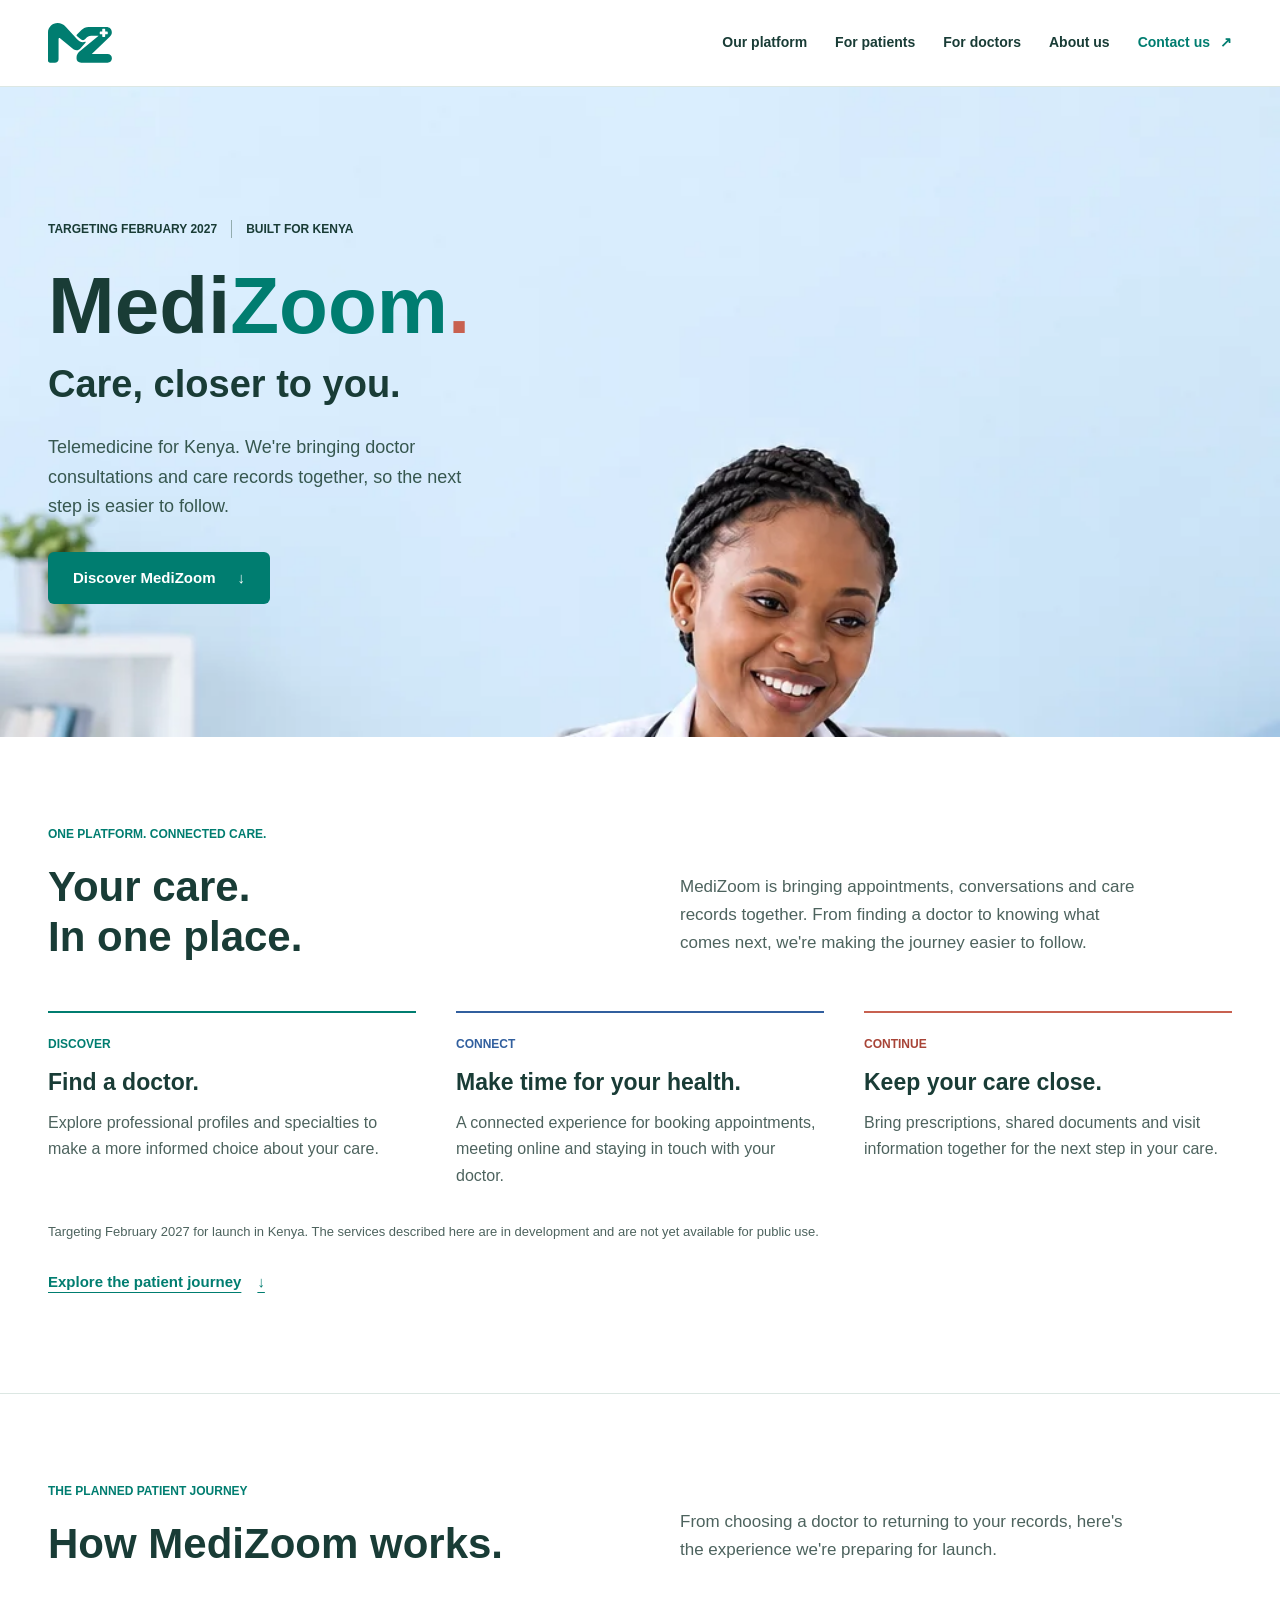
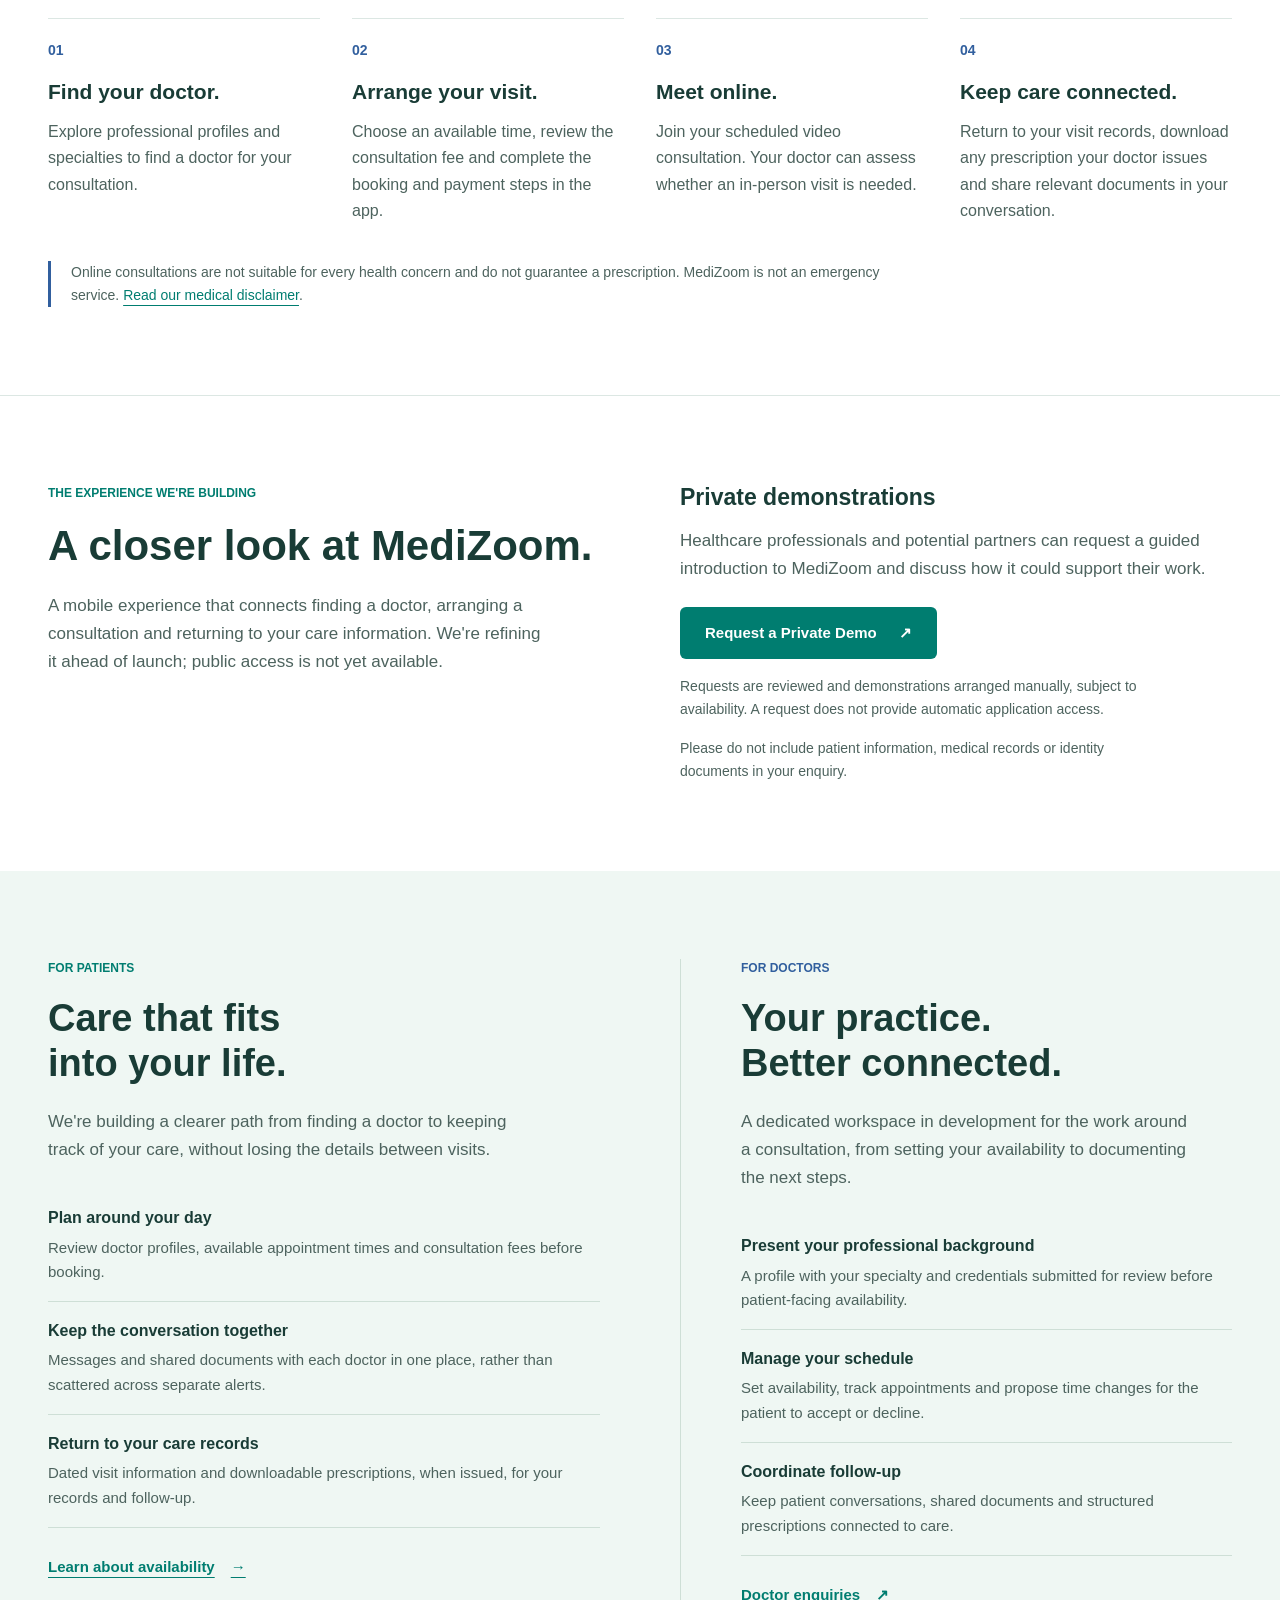
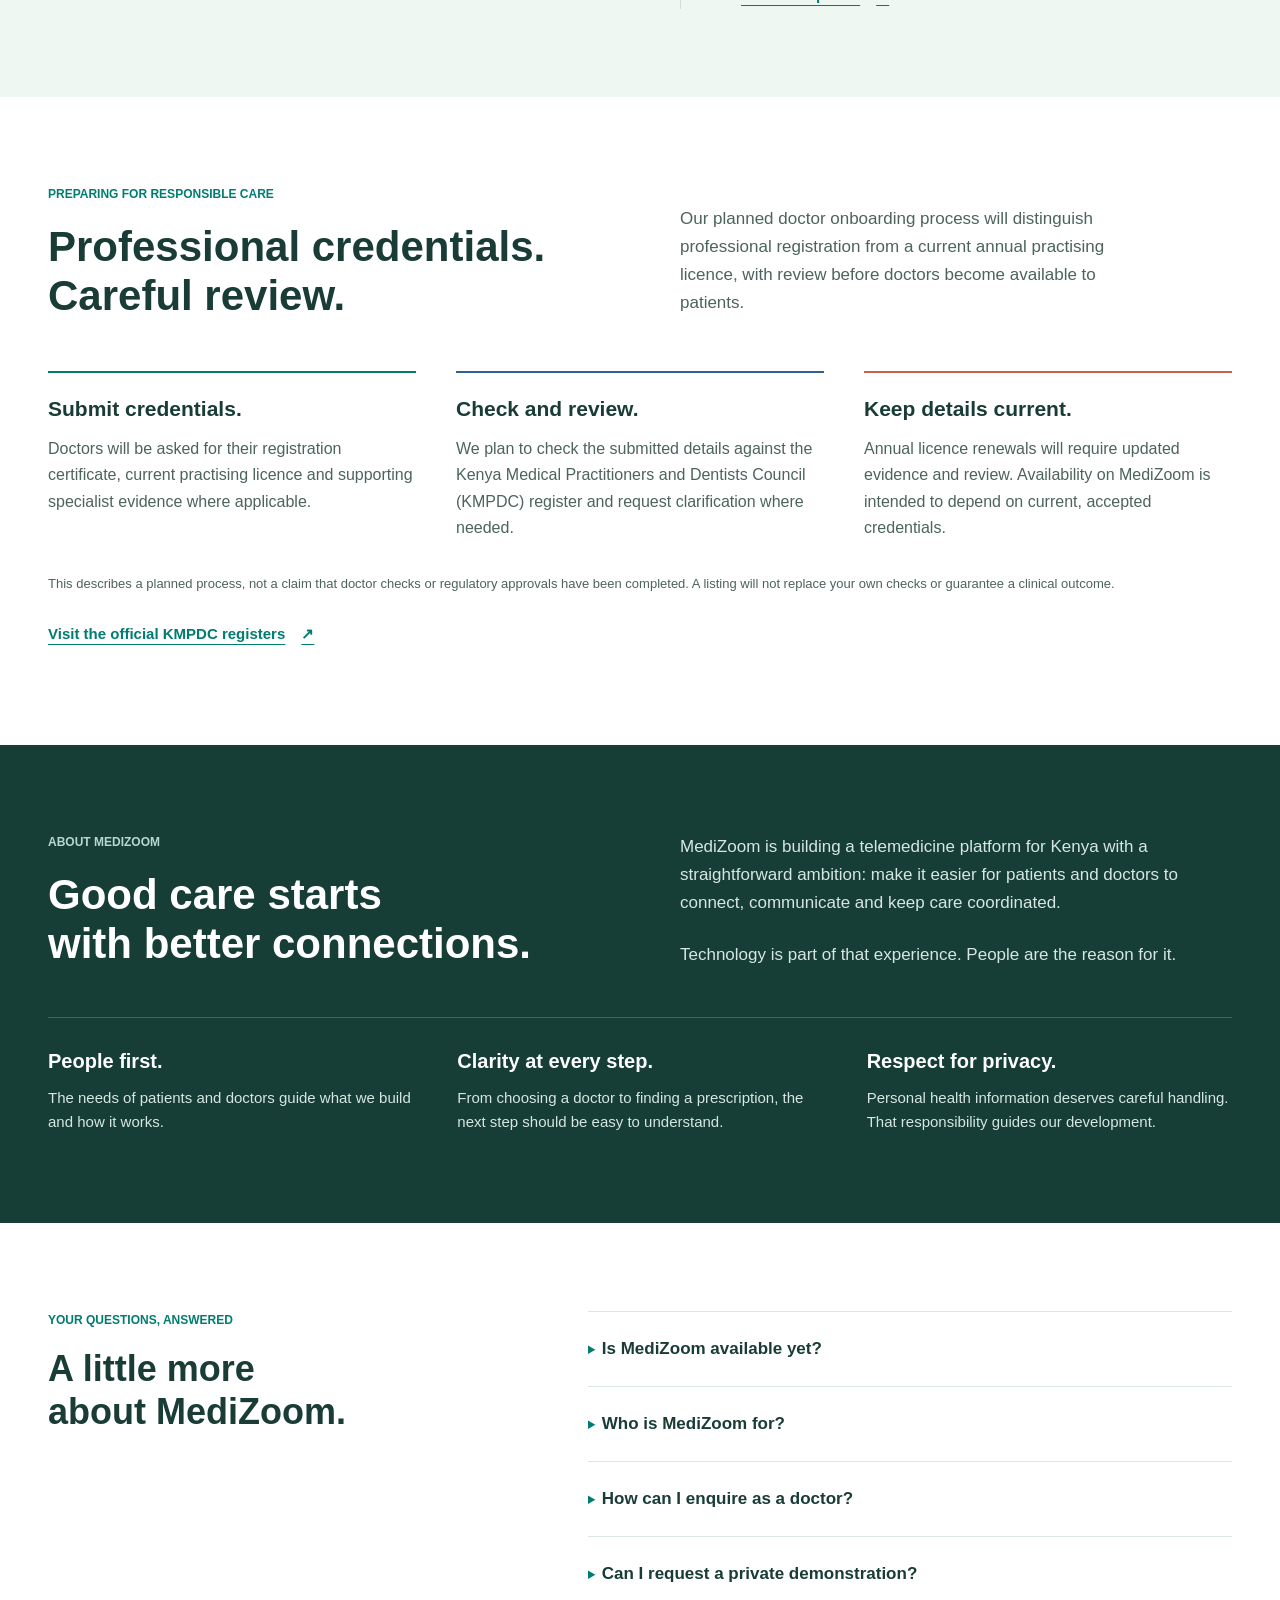
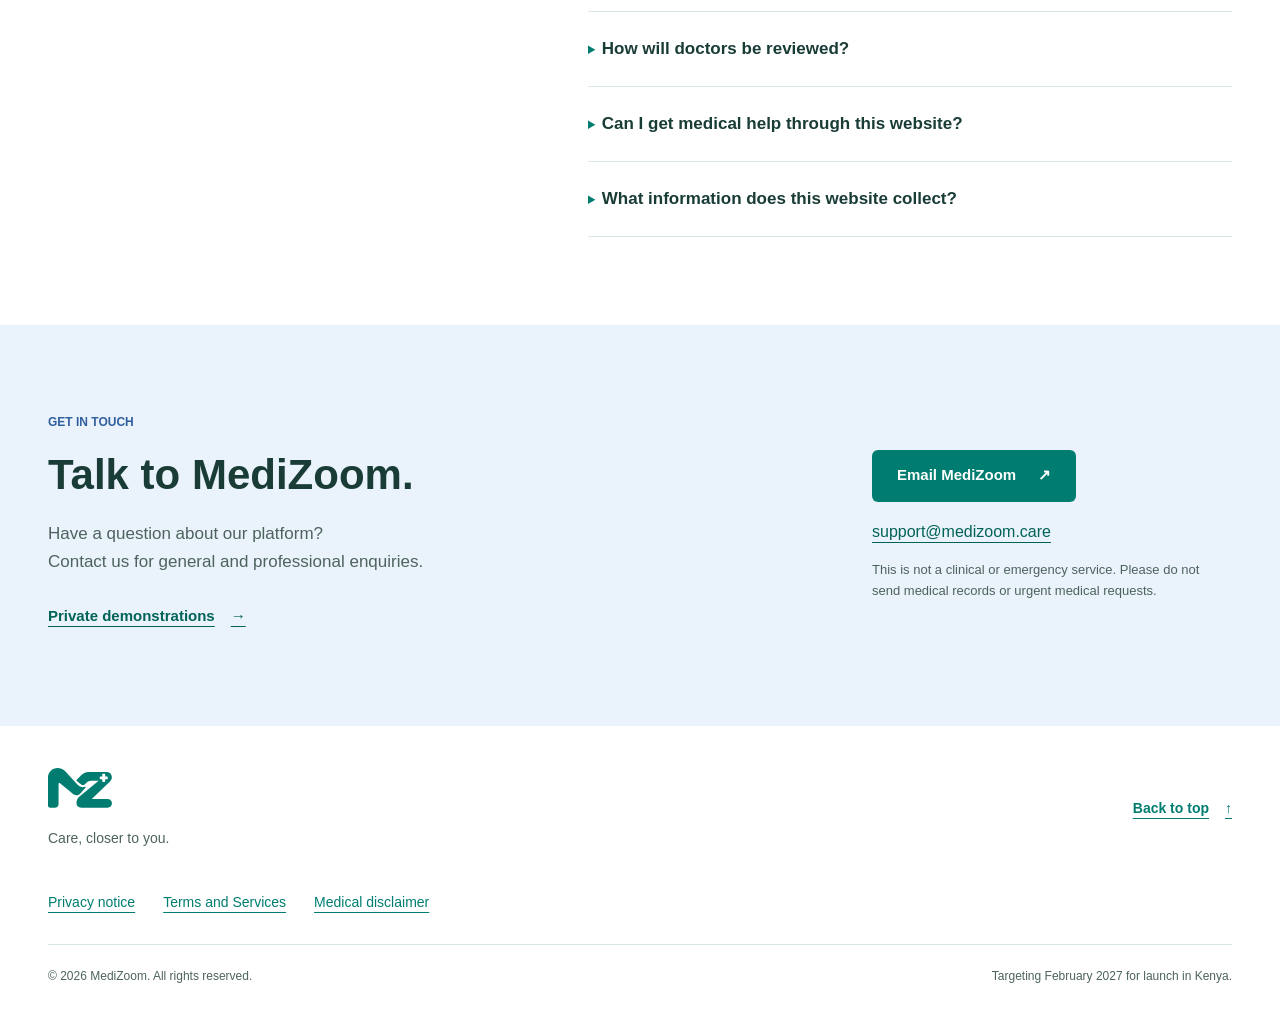
<file: public/index.html>
<!doctype html>
<html lang="en">
  <head>
    <meta charset="utf-8">
    <meta name="viewport" content="width=device-width, initial-scale=1">
    <meta name="theme-color" content="#007d70">
    <meta name="description" content="MediZoom is preparing to bring doctor discovery, online consultations and care records together in Kenya. Targeting February 2027.">
    <meta property="og:type" content="website">
    <meta property="og:site_name" content="MediZoom">
    <meta property="og:title" content="MediZoom | Telemedicine for Kenya">
    <meta property="og:description" content="Care, closer to you. Discover the planned patient and doctor experience for Kenya. Targeting February 2027; availability will be confirmed here.">
    <meta property="og:locale" content="en_KE">
    <meta property="og:url" content="https://medizoom.care/">
    <meta property="og:image" content="https://medizoom.care/assets/consultation-desktop.webp">
    <meta property="og:image:alt" content="An illustrative clinician at a laptop.">
    <meta property="og:image:width" content="1672">
    <meta property="og:image:height" content="941">
    <meta name="twitter:card" content="summary_large_image">
    <link rel="canonical" href="https://medizoom.care/">
    <link rel="icon" type="image/svg+xml" href="assets/favicon.svg">
    <link rel="stylesheet" href="styles.css">
    <script src="navigation.js" defer></script>
    <title>MediZoom | Telemedicine for Kenya</title>
  </head>
  <body>
    <a class="skip-link" href="#main">Skip to content</a>
    <header class="site-header">
      <div class="container header-inner">
        <a class="brand-link" href="#home" aria-label="MediZoom home"><img class="brand-mark" src="assets/medizoom-mark.svg" width="800" height="504" alt=""></a>
        <button class="menu-toggle" type="button" aria-controls="main-navigation" aria-expanded="false" aria-label="Open navigation menu" title="Open navigation menu" hidden>
          <svg class="menu-icon" xmlns="http://www.w3.org/2000/svg" width="24" height="24" viewBox="0 0 24 24" fill="none" stroke="currentColor" stroke-width="2" stroke-linecap="round" stroke-linejoin="round" aria-hidden="true" focusable="false">
            <line x1="4" x2="20" y1="12" y2="12" />
            <line x1="4" x2="20" y1="6" y2="6" />
            <line x1="4" x2="20" y1="18" y2="18" />
          </svg>
          <svg class="close-icon" xmlns="http://www.w3.org/2000/svg" width="24" height="24" viewBox="0 0 24 24" fill="none" stroke="currentColor" stroke-width="2" stroke-linecap="round" stroke-linejoin="round" aria-hidden="true" focusable="false">
            <path d="M18 6 6 18" />
            <path d="m6 6 12 12" />
          </svg>
        </button>
        <nav class="main-nav" id="main-navigation" aria-label="Main navigation">
          <a href="#platform">Our platform</a>
          <a href="#patients">For patients</a>
          <a href="#doctors">For doctors</a>
          <a href="#about">About us</a>
          <a class="header-contact" href="#contact">Contact us <span aria-hidden="true">&nearr;</span></a>
        </nav>
      </div>
    </header>

    <main id="main">
      <section class="hero" id="home" aria-labelledby="hero-title">
        <picture class="hero-image">
          <source media="(max-width: 540px)" srcset="assets/consultation-mobile.webp">
          <img src="assets/consultation-desktop.webp" width="1672" height="941" alt="An illustrative clinician during an online consultation. AI-generated, not an actual MediZoom doctor." fetchpriority="high">
        </picture>
        <div class="container hero-inner">
          <div class="hero-copy">
            <p class="eyebrow hero-status"><span>Targeting <time datetime="2027-02">February 2027</time></span><span>Built for Kenya</span></p>
            <h1 id="hero-title">Medi<span>Zoom</span><span class="brand-dot">.</span></h1>
            <p class="hero-tagline">Care, closer to you.</p>
            <p class="hero-description">Telemedicine for Kenya. We're bringing doctor consultations and care records together, so the next step is easier to follow.</p>
            <a class="button button-primary" href="#platform">Discover MediZoom <span aria-hidden="true">&darr;</span></a>
          </div>
        </div>
      </section>

      <section class="platform section" id="platform" aria-labelledby="platform-title">
        <div class="container">
          <div class="section-intro">
            <div><p class="eyebrow">One platform. Connected care.</p><h2 id="platform-title">Your care.<br>In one place.</h2></div>
            <p>MediZoom is bringing appointments, conversations and care records together. From finding a doctor to knowing what comes next, we're making the journey easier to follow.</p>
          </div>
          <div class="platform-features">
            <article>
              <p class="feature-category">Discover</p>
              <h3>Find a doctor.</h3>
              <p>Explore professional profiles and specialties to make a more informed choice about your care.</p>
            </article>
            <article>
              <p class="feature-category">Connect</p>
              <h3>Make time for your health.</h3>
              <p>A connected experience for booking appointments, meeting online and staying in touch with your doctor.</p>
            </article>
            <article>
              <p class="feature-category">Continue</p>
              <h3>Keep your care close.</h3>
              <p>Bring prescriptions, shared documents and visit information together for the next step in your care.</p>
            </article>
          </div>
          <p class="launch-note">Targeting <time datetime="2027-02">February 2027</time> for launch in Kenya. The services described here are in development and are not yet available for public use.</p>
          <a class="text-link section-link" href="#how-it-works">Explore the patient journey <span aria-hidden="true">&darr;</span></a>
        </div>
      </section>

      <section class="journey section" id="how-it-works" aria-labelledby="journey-title">
        <div class="container">
          <div class="section-intro">
            <div><p class="eyebrow">The planned patient journey</p><h2 id="journey-title">How MediZoom works.</h2></div>
            <p>From choosing a doctor to returning to your records, here's the experience we're preparing for launch.</p>
          </div>
          <ol class="journey-steps">
            <li><span class="step-number" aria-hidden="true">01</span><h3>Find your doctor.</h3><p>Explore professional profiles and specialties to find a doctor for your consultation.</p></li>
            <li><span class="step-number" aria-hidden="true">02</span><h3>Arrange your visit.</h3><p>Choose an available time, review the consultation fee and complete the booking and payment steps in the app.</p></li>
            <li><span class="step-number" aria-hidden="true">03</span><h3>Meet online.</h3><p>Join your scheduled video consultation. Your doctor can assess whether an in-person visit is needed.</p></li>
            <li><span class="step-number" aria-hidden="true">04</span><h3>Keep care connected.</h3><p>Return to your visit records, download any prescription your doctor issues and share relevant documents in your conversation.</p></li>
          </ol>
          <p class="care-note">Online consultations are not suitable for every health concern and do not guarantee a prescription. MediZoom is not an emergency service. <a href="medical-disclaimer.html">Read our medical disclaimer</a>.</p>
        </div>
      </section>

      <section class="product-preview section" id="product-preview" aria-labelledby="preview-title">
        <div class="container preview-grid">
          <div>
            <p class="eyebrow">The experience we're building</p>
            <h2 id="preview-title">A closer look at MediZoom.</h2>
            <p class="preview-description">A mobile experience that connects finding a doctor, arranging a consultation and returning to your care information. We're refining it ahead of launch; public access is not yet available.</p>
          </div>
          <div class="demo-invitation">
            <h3>Private demonstrations</h3>
            <p>Healthcare professionals and potential partners can request a guided introduction to MediZoom and discuss how it could support their work.</p>
            <a class="button button-primary demo-request" href="mailto:support@medizoom.care?subject=MediZoom%20private%20demo%20request">Request a Private Demo <span aria-hidden="true">&nearr;</span></a>
            <p class="demo-note">Requests are reviewed and demonstrations arranged manually, subject to availability. A request does not provide automatic application access.</p>
            <p class="demo-note">Please do not include patient information, medical records or identity documents in your enquiry.</p>
          </div>
        </div>
      </section>

      <section class="audiences section" aria-label="For patients and doctors">
        <div class="container audience-grid">
          <article class="audience" id="patients" aria-labelledby="patients-title">
            <p class="eyebrow">For patients</p>
            <h2 id="patients-title">Care that fits<br>into your life.</h2>
            <p>We're building a clearer path from finding a doctor to keeping track of your care, without losing the details between visits.</p>
            <ul class="feature-list">
              <li><strong>Plan around your day</strong><span>Review doctor profiles, available appointment times and consultation fees before booking.</span></li>
              <li><strong>Keep the conversation together</strong><span>Messages and shared documents with each doctor in one place, rather than scattered across separate alerts.</span></li>
              <li><strong>Return to your care records</strong><span>Dated visit information and downloadable prescriptions, when issued, for your records and follow-up.</span></li>
            </ul>
            <a class="text-link" href="#faq">Learn about availability <span aria-hidden="true">&rarr;</span></a>
          </article>
          <article class="audience" id="doctors" aria-labelledby="doctors-title">
            <p class="eyebrow">For doctors</p>
            <h2 id="doctors-title">Your practice.<br>Better connected.</h2>
            <p>A dedicated workspace in development for the work around a consultation, from setting your availability to documenting the next steps.</p>
            <ul class="feature-list">
              <li><strong>Present your professional background</strong><span>A profile with your specialty and credentials submitted for review before patient-facing availability.</span></li>
              <li><strong>Manage your schedule</strong><span>Set availability, track appointments and propose time changes for the patient to accept or decline.</span></li>
              <li><strong>Coordinate follow-up</strong><span>Keep patient conversations, shared documents and structured prescriptions connected to care.</span></li>
            </ul>
            <a class="text-link" href="mailto:support@medizoom.care?subject=MediZoom%20doctor%20enquiry">Doctor enquiries <span aria-hidden="true">&nearr;</span></a>
          </article>
        </div>
      </section>

      <section class="verification section" id="doctor-verification" aria-labelledby="verification-title">
        <div class="container">
          <div class="section-intro">
            <div><p class="eyebrow">Preparing for responsible care</p><h2 id="verification-title">Professional credentials.<br>Careful review.</h2></div>
            <p>Our planned doctor onboarding process will distinguish professional registration from a current annual practising licence, with review before doctors become available to patients.</p>
          </div>
          <div class="verification-grid">
            <article><h3>Submit credentials.</h3><p>Doctors will be asked for their registration certificate, current practising licence and supporting specialist evidence where applicable.</p></article>
            <article><h3>Check and review.</h3><p>We plan to check the submitted details against the Kenya Medical Practitioners and Dentists Council (KMPDC) register and request clarification where needed.</p></article>
            <article><h3>Keep details current.</h3><p>Annual licence renewals will require updated evidence and review. Availability on MediZoom is intended to depend on current, accepted credentials.</p></article>
          </div>
          <p class="launch-note">This describes a planned process, not a claim that doctor checks or regulatory approvals have been completed. A listing will not replace your own checks or guarantee a clinical outcome.</p>
          <a class="text-link section-link" href="https://registers.kmpdc.go.ke/">Visit the official KMPDC registers <span aria-hidden="true">&nearr;</span></a>
        </div>
      </section>

      <section class="about section" id="about" aria-labelledby="about-title">
        <div class="container">
          <div class="about-intro">
            <div><p class="eyebrow">About MediZoom</p><h2 id="about-title">Good care starts<br>with better connections.</h2></div>
            <div class="about-copy">
              <p>MediZoom is building a telemedicine platform for Kenya with a straightforward ambition: make it easier for patients and doctors to connect, communicate and keep care coordinated.</p>
              <p>Technology is part of that experience. People are the reason for it.</p>
            </div>
          </div>
          <div class="principles">
            <div><h3>People first.</h3><p>The needs of patients and doctors guide what we build and how it works.</p></div>
            <div><h3>Clarity at every step.</h3><p>From choosing a doctor to finding a prescription, the next step should be easy to understand.</p></div>
            <div><h3>Respect for privacy.</h3><p>Personal health information deserves careful handling. That responsibility guides our development.</p></div>
          </div>
        </div>
      </section>

      <section class="faq section" id="faq" aria-labelledby="faq-title">
        <div class="container faq-grid">
          <div><p class="eyebrow">Your questions, answered</p><h2 id="faq-title">A little more<br>about MediZoom.</h2></div>
          <div class="faq-list">
            <details>
              <summary>Is MediZoom available yet?</summary>
              <p>Targeting <time datetime="2027-02">February 2027</time> for launch in Kenya. This is a target, not a confirmed opening date. Appointments and consultations are not yet open. We will confirm availability here once launch preparations are complete.</p>
            </details>
            <details>
              <summary>Who is MediZoom for?</summary>
              <p>MediZoom is being designed for patients looking for a more connected way to manage care, and doctors looking to coordinate their availability, consultations and patient communication.</p>
            </details>
            <details>
              <summary>How can I enquire as a doctor?</summary>
              <p>Contact <a href="mailto:support@medizoom.care?subject=MediZoom%20doctor%20enquiry">support@medizoom.care</a> for professional enquiries. Please don't send licences, identity documents or patient information by email. This contact channel is not a registration or verification service.</p>
            </details>
            <details>
              <summary>Can I request a private demonstration?</summary>
              <p>Healthcare professionals and potential partners can <a href="#product-preview">request a private demo</a> through our existing support email. We review requests and arrange demonstrations manually, subject to availability. This does not open an account or grant automatic application access.</p>
            </details>
            <details>
              <summary>How will doctors be reviewed?</summary>
              <p>We plan to review registration, current practising licences and applicable specialist evidence before a doctor becomes available to patients, with ongoing licence updates. <a href="#doctor-verification">Read about the planned review process</a>. This is not a statement of KMPDC endorsement.</p>
            </details>
            <details>
              <summary>Can I get medical help through this website?</summary>
              <p>No. This is an information website, not a consultation or emergency service. Please seek urgent medical care locally if you need immediate help, and do not wait for an email response. <a href="medical-disclaimer.html">Medical disclaimer</a>.</p>
            </details>
            <details>
              <summary>What information does this website collect?</summary>
              <p>There are no registration forms, analytics scripts or advertising trackers in this website. Our hosting provider may process technical request logs. Emailing us shares the information you include in your message. <a href="privacy.html">Read the website privacy notice</a>.</p>
            </details>
          </div>
        </div>
      </section>

      <section class="contact section" id="contact" aria-labelledby="contact-title">
        <div class="container contact-inner">
          <div><p class="eyebrow">Get in touch</p><h2 id="contact-title">Talk to MediZoom.</h2><p>Have a question about our platform?<br>Contact us for general and professional enquiries.</p><a class="text-link section-link" href="#product-preview">Private demonstrations <span aria-hidden="true">&rarr;</span></a></div>
          <div class="contact-action">
            <a class="button button-primary" href="mailto:support@medizoom.care?subject=MediZoom%20enquiry">Email MediZoom <span aria-hidden="true">&nearr;</span></a>
            <a class="contact-email" href="mailto:support@medizoom.care">support@medizoom.care</a>
            <p>This is not a clinical or emergency service. Please do not send medical records or urgent medical requests.</p>
          </div>
        </div>
      </section>
    </main>

    <footer class="site-footer">
      <div class="container">
        <div class="footer-top">
          <div><a class="brand-link" href="#home" aria-label="MediZoom, back to top"><img class="brand-mark" src="assets/medizoom-mark.svg" width="800" height="504" alt=""></a><p>Care, closer to you.</p></div>
          <a class="text-link" href="#home">Back to top <span aria-hidden="true">&uarr;</span></a>
        </div>
        <nav class="legal-links" aria-label="Legal information">
          <a href="privacy.html">Privacy notice</a>
          <a href="terms.html">Terms and Services</a>
          <a href="medical-disclaimer.html">Medical disclaimer</a>
        </nav>
        <div class="footer-bottom">
          <p>&copy; 2026 MediZoom. All rights reserved.</p>
          <p>Targeting <time datetime="2027-02">February 2027</time> for launch in Kenya.</p>
        </div>
      </div>
    </footer>
  </body>
</html>
</file>
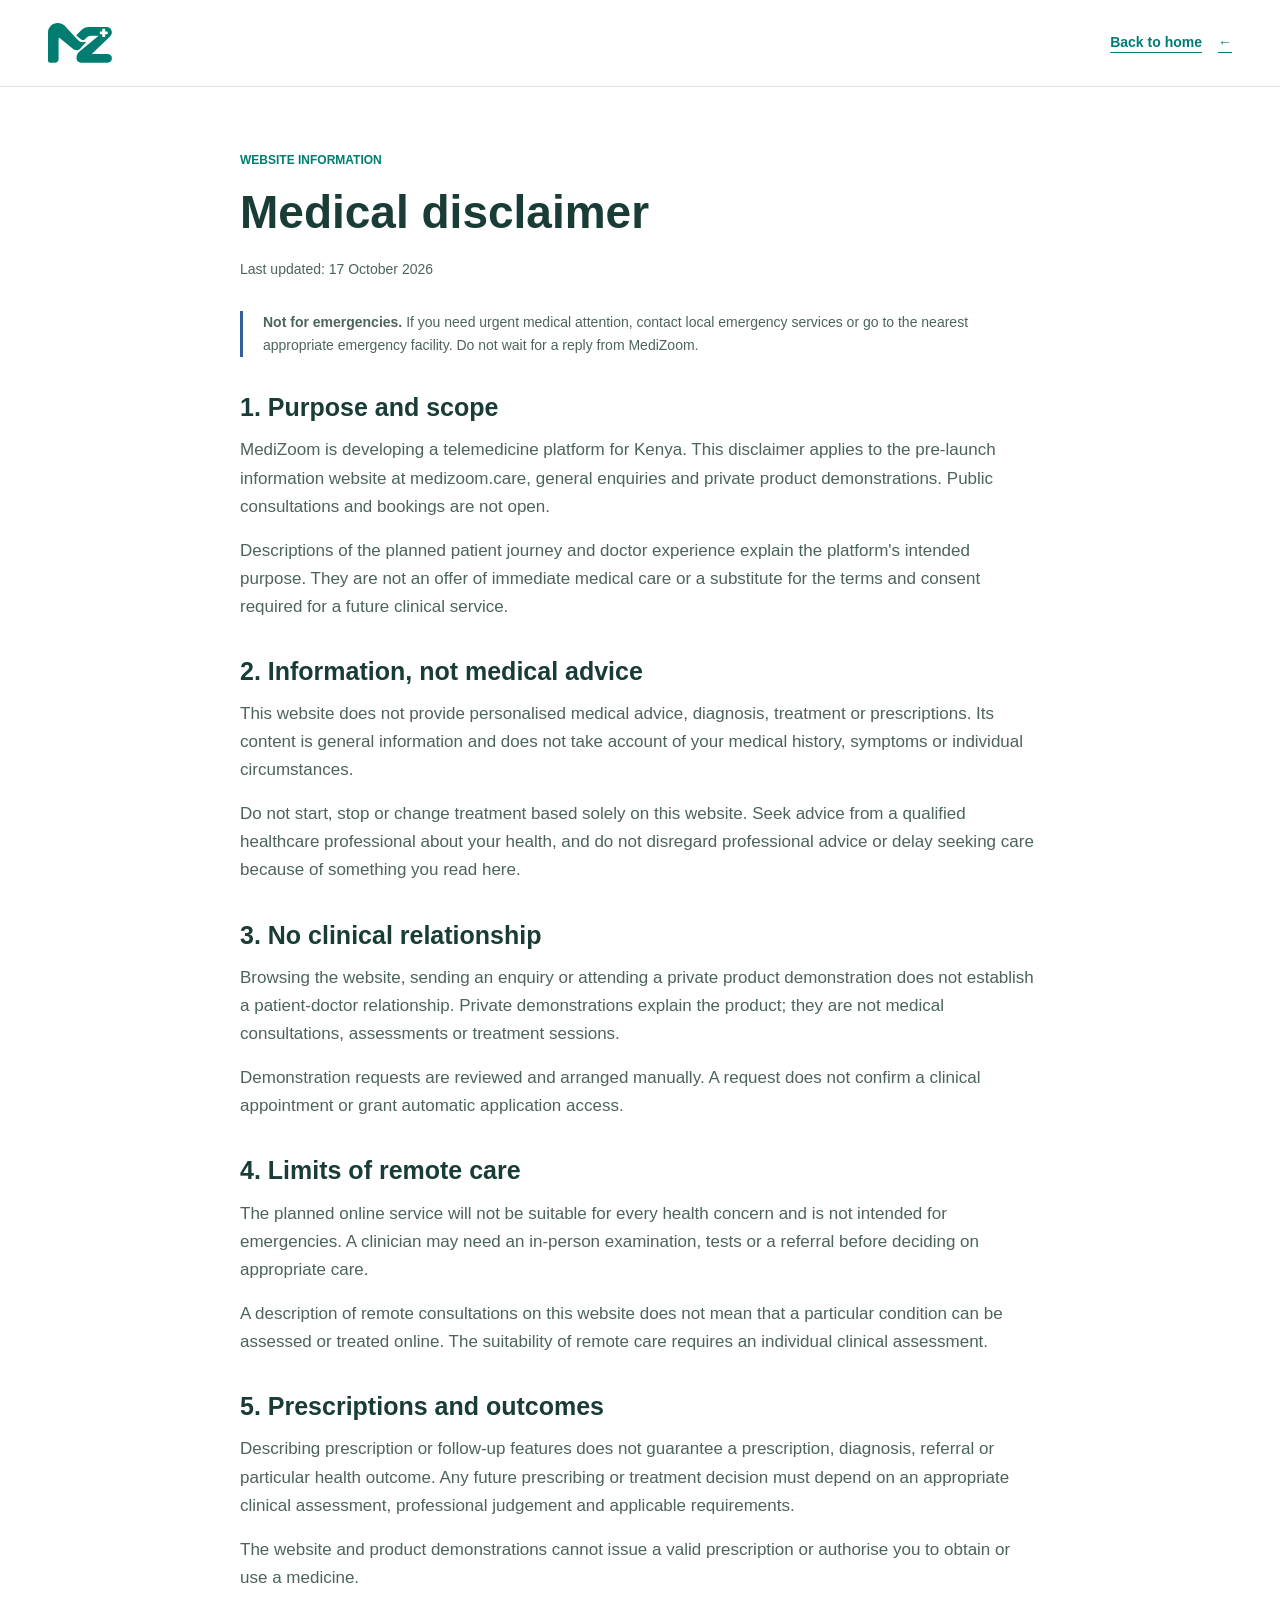
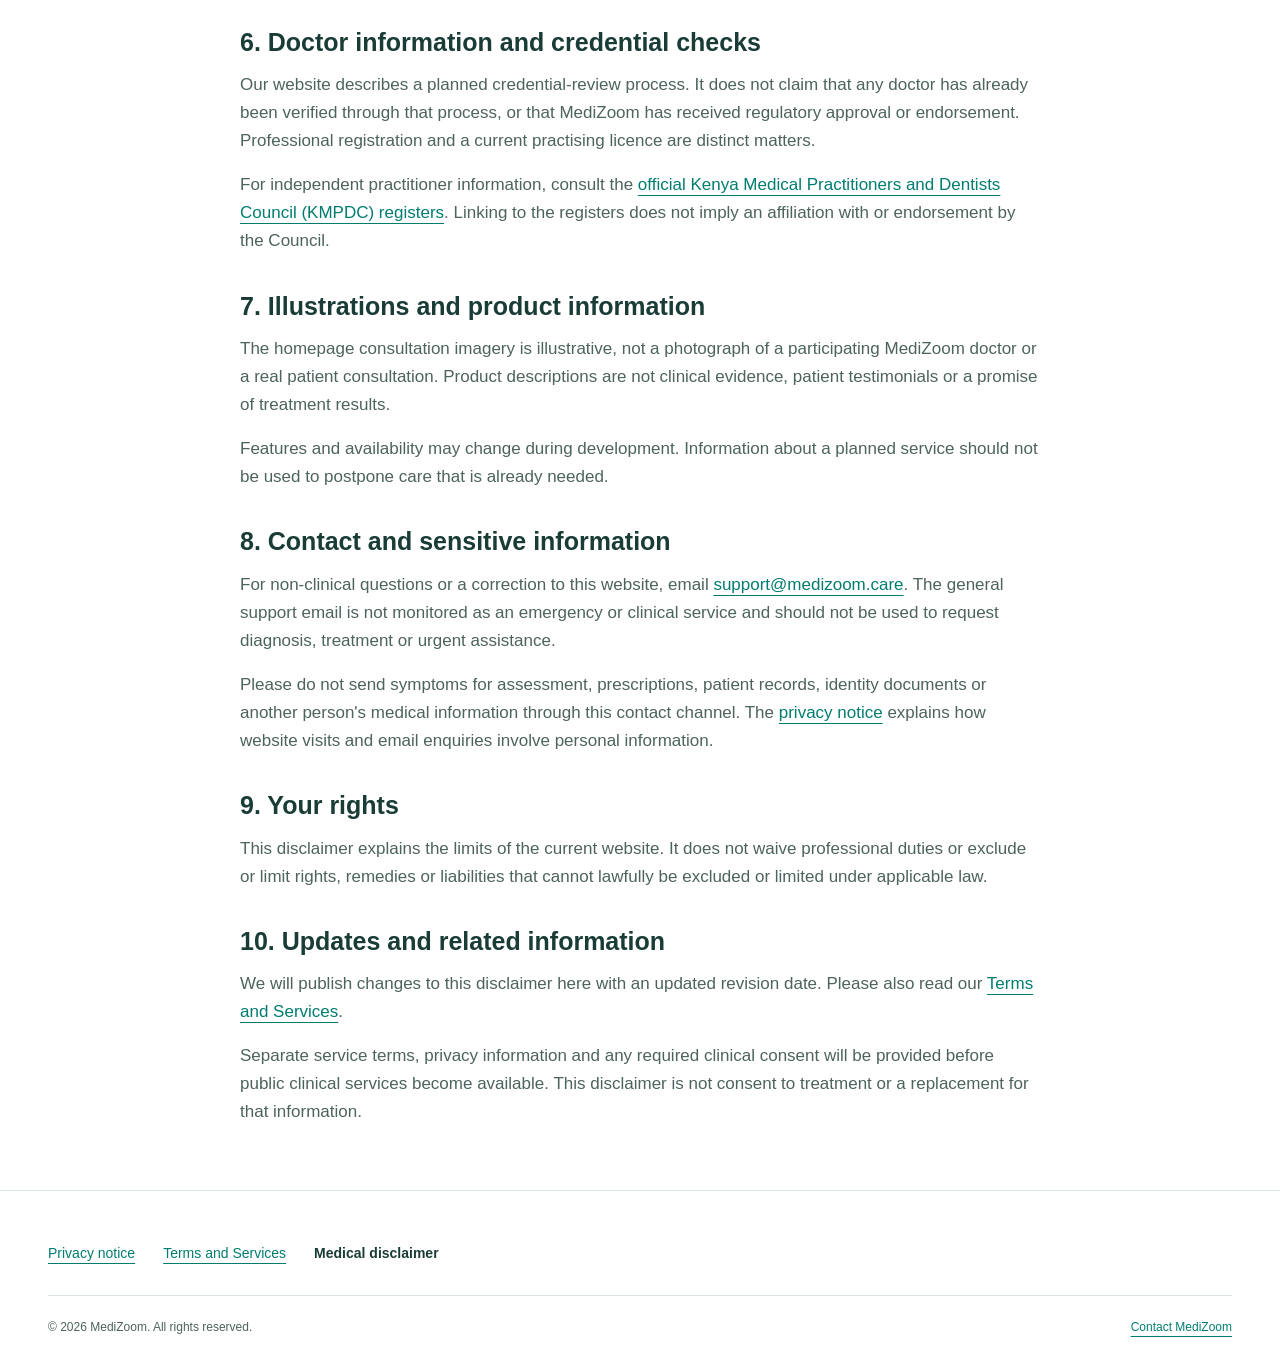
<file: public/medical-disclaimer.html>
<!doctype html>
<html lang="en">
  <head>
    <meta charset="utf-8">
    <meta name="viewport" content="width=device-width, initial-scale=1">
    <meta name="theme-color" content="#007d70">
    <meta name="description" content="MediZoom's pre-launch website is for general information, not medical advice, diagnosis, treatment or emergency care.">
    <link rel="canonical" href="https://medizoom.care/medical-disclaimer.html">
    <link rel="icon" type="image/svg+xml" href="assets/favicon.svg">
    <link rel="stylesheet" href="styles.css">
    <title>Medical Disclaimer | MediZoom</title>
  </head>
  <body>
    <a class="skip-link" href="#main">Skip to content</a>
    <header class="site-header document-header">
      <div class="container header-inner">
        <a class="brand-link" href="index.html" aria-label="MediZoom home"><img class="brand-mark" src="assets/medizoom-mark.svg" width="800" height="504" alt=""></a>
        <a class="text-link" href="index.html">Back to home <span aria-hidden="true">&larr;</span></a>
      </div>
    </header>
    <main class="container document" id="main">
      <p class="eyebrow">Website information</p>
      <h1>Medical disclaimer</h1>
      <p class="document-meta">Last updated: <time datetime="2026-10-17">17 October 2026</time></p>
      <p class="care-note"><strong>Not for emergencies.</strong> If you need urgent medical attention, contact local emergency services or go to the nearest appropriate emergency facility. Do not wait for a reply from MediZoom.</p>
      <h2>1. Purpose and scope</h2>
      <p>MediZoom is developing a telemedicine platform for Kenya. This disclaimer applies to the pre-launch information website at medizoom.care, general enquiries and private product demonstrations. Public consultations and bookings are not open.</p>
      <p>Descriptions of the planned patient journey and doctor experience explain the platform's intended purpose. They are not an offer of immediate medical care or a substitute for the terms and consent required for a future clinical service.</p>
      <h2>2. Information, not medical advice</h2>
      <p>This website does not provide personalised medical advice, diagnosis, treatment or prescriptions. Its content is general information and does not take account of your medical history, symptoms or individual circumstances.</p>
      <p>Do not start, stop or change treatment based solely on this website. Seek advice from a qualified healthcare professional about your health, and do not disregard professional advice or delay seeking care because of something you read here.</p>
      <h2>3. No clinical relationship</h2>
      <p>Browsing the website, sending an enquiry or attending a private product demonstration does not establish a patient-doctor relationship. Private demonstrations explain the product; they are not medical consultations, assessments or treatment sessions.</p>
      <p>Demonstration requests are reviewed and arranged manually. A request does not confirm a clinical appointment or grant automatic application access.</p>
      <h2>4. Limits of remote care</h2>
      <p>The planned online service will not be suitable for every health concern and is not intended for emergencies. A clinician may need an in-person examination, tests or a referral before deciding on appropriate care.</p>
      <p>A description of remote consultations on this website does not mean that a particular condition can be assessed or treated online. The suitability of remote care requires an individual clinical assessment.</p>
      <h2>5. Prescriptions and outcomes</h2>
      <p>Describing prescription or follow-up features does not guarantee a prescription, diagnosis, referral or particular health outcome. Any future prescribing or treatment decision must depend on an appropriate clinical assessment, professional judgement and applicable requirements.</p>
      <p>The website and product demonstrations cannot issue a valid prescription or authorise you to obtain or use a medicine.</p>
      <h2>6. Doctor information and credential checks</h2>
      <p>Our website describes a planned credential-review process. It does not claim that any doctor has already been verified through that process, or that MediZoom has received regulatory approval or endorsement. Professional registration and a current practising licence are distinct matters.</p>
      <p>For independent practitioner information, consult the <a href="https://registers.kmpdc.go.ke/">official Kenya Medical Practitioners and Dentists Council (KMPDC) registers</a>. Linking to the registers does not imply an affiliation with or endorsement by the Council.</p>
      <h2>7. Illustrations and product information</h2>
      <p>The homepage consultation imagery is illustrative, not a photograph of a participating MediZoom doctor or a real patient consultation. Product descriptions are not clinical evidence, patient testimonials or a promise of treatment results.</p>
      <p>Features and availability may change during development. Information about a planned service should not be used to postpone care that is already needed.</p>
      <h2>8. Contact and sensitive information</h2>
      <p>For non-clinical questions or a correction to this website, email <a href="mailto:support@medizoom.care">support@medizoom.care</a>. The general support email is not monitored as an emergency or clinical service and should not be used to request diagnosis, treatment or urgent assistance.</p>
      <p>Please do not send symptoms for assessment, prescriptions, patient records, identity documents or another person's medical information through this contact channel. The <a href="privacy.html">privacy notice</a> explains how website visits and email enquiries involve personal information.</p>
      <h2>9. Your rights</h2>
      <p>This disclaimer explains the limits of the current website. It does not waive professional duties or exclude or limit rights, remedies or liabilities that cannot lawfully be excluded or limited under applicable law.</p>
      <h2>10. Updates and related information</h2>
      <p>We will publish changes to this disclaimer here with an updated revision date. Please also read our <a href="terms.html">Terms and Services</a>.</p>
      <p>Separate service terms, privacy information and any required clinical consent will be provided before public clinical services become available. This disclaimer is not consent to treatment or a replacement for that information.</p>
    </main>
    <footer class="site-footer document-footer">
      <div class="container">
        <nav class="legal-links" aria-label="Legal information">
          <a href="privacy.html">Privacy notice</a>
          <a href="terms.html">Terms and Services</a>
          <a href="medical-disclaimer.html" aria-current="page">Medical disclaimer</a>
        </nav>
        <div class="footer-bottom"><p>&copy; 2026 MediZoom. All rights reserved.</p><p><a href="index.html#contact">Contact MediZoom</a></p></div>
      </div>
    </footer>
  </body>
</html>
</file>
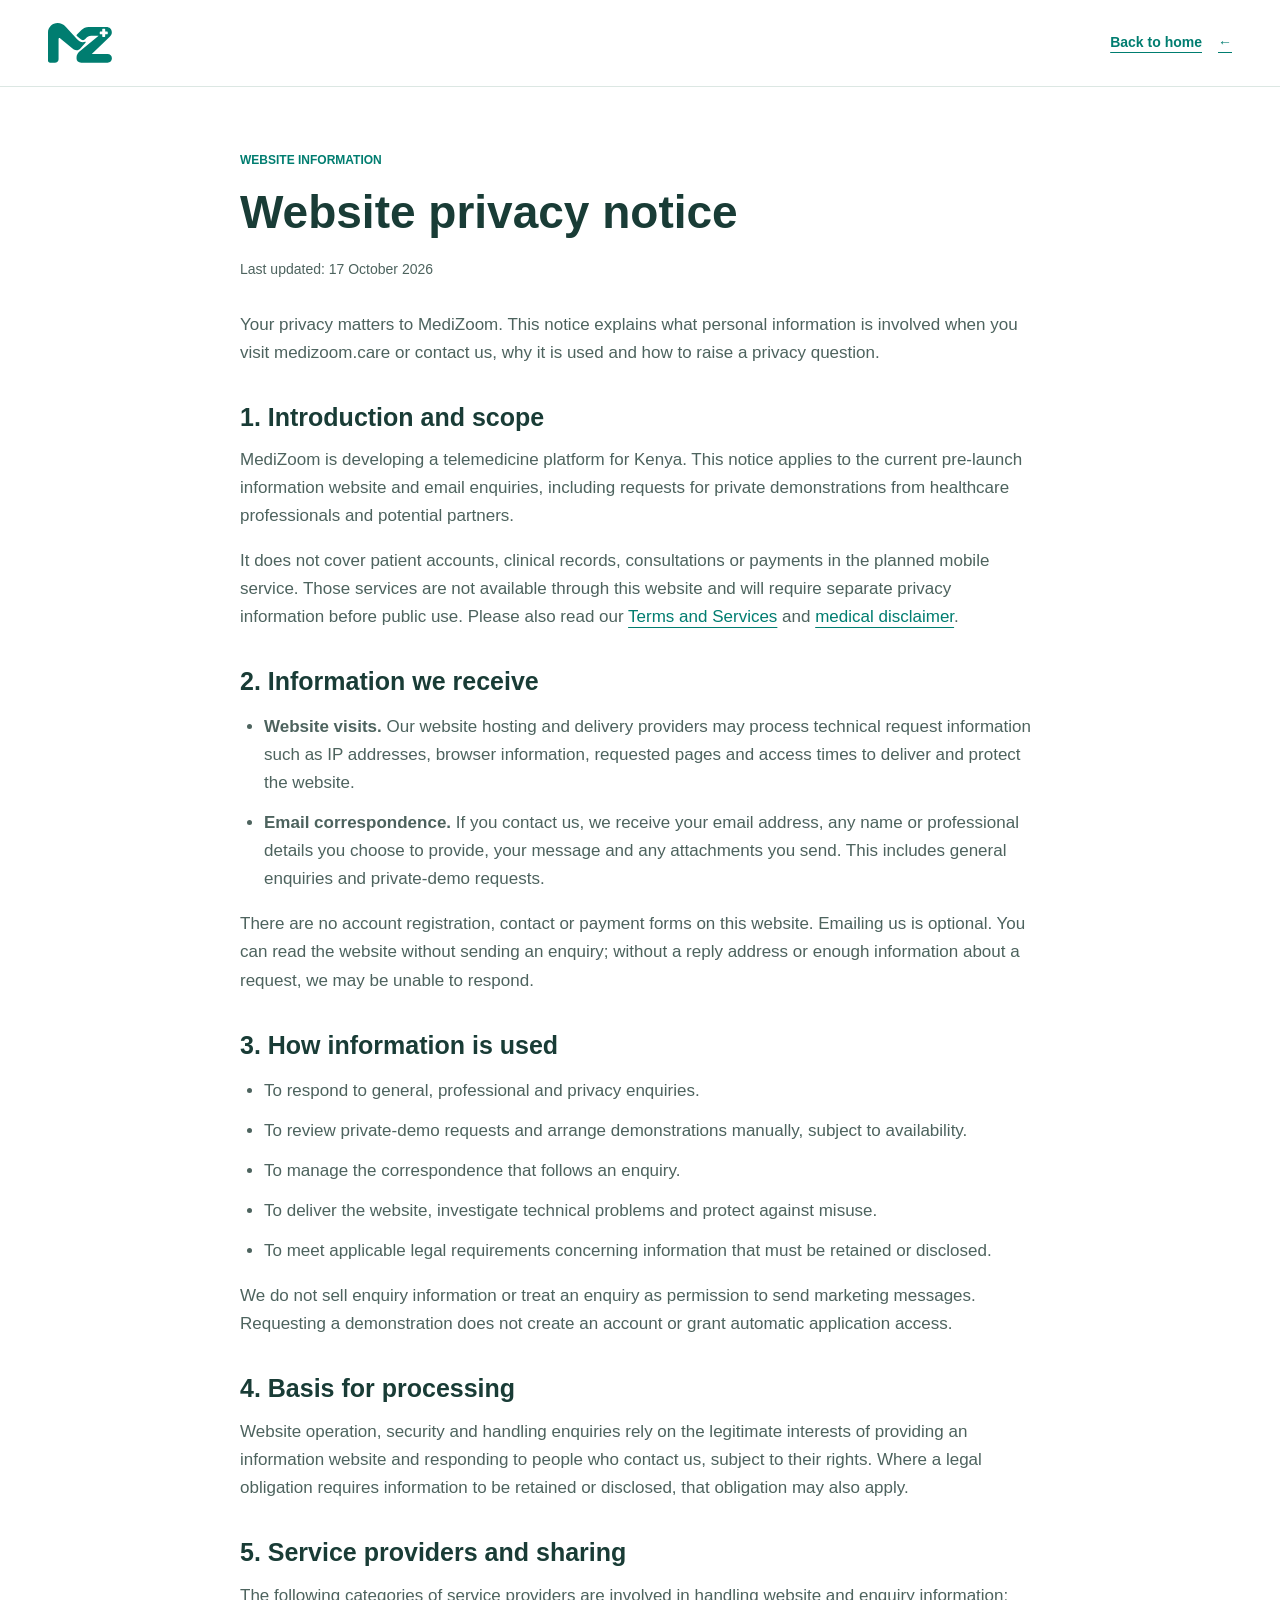
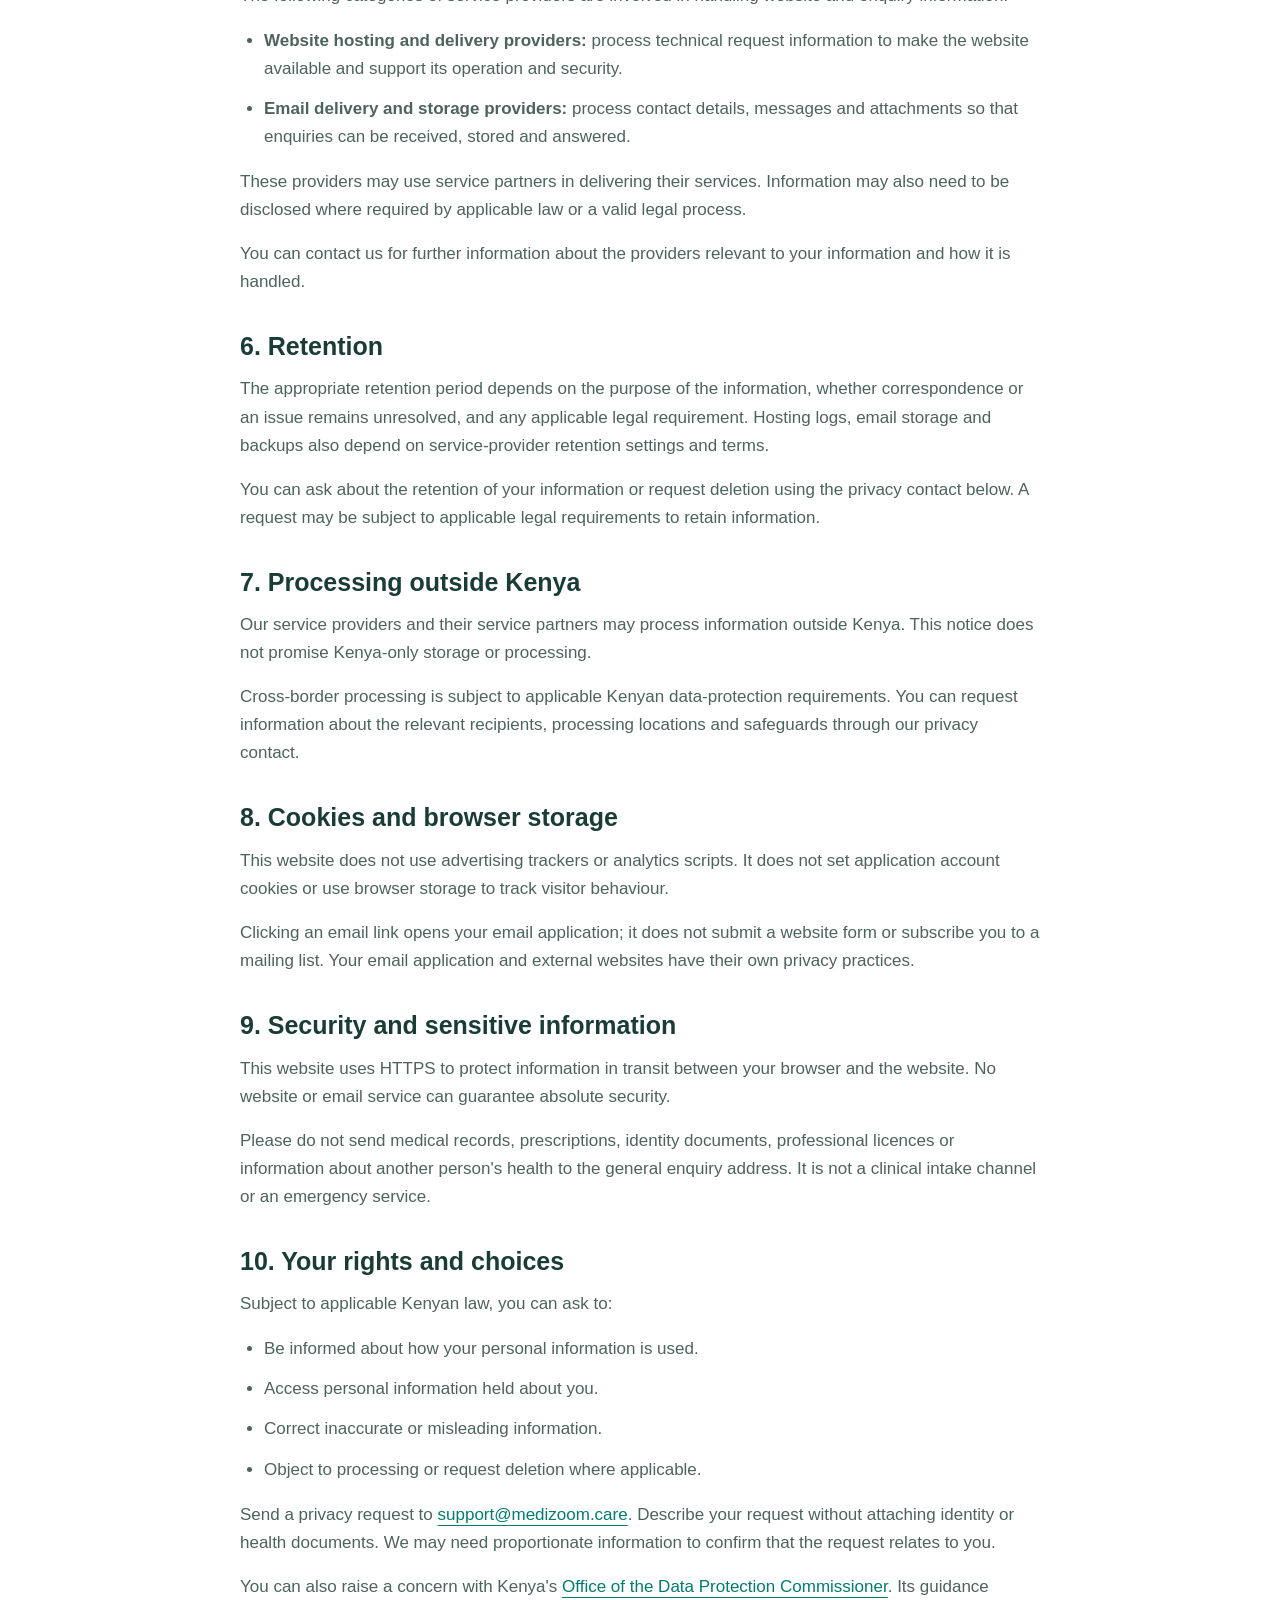
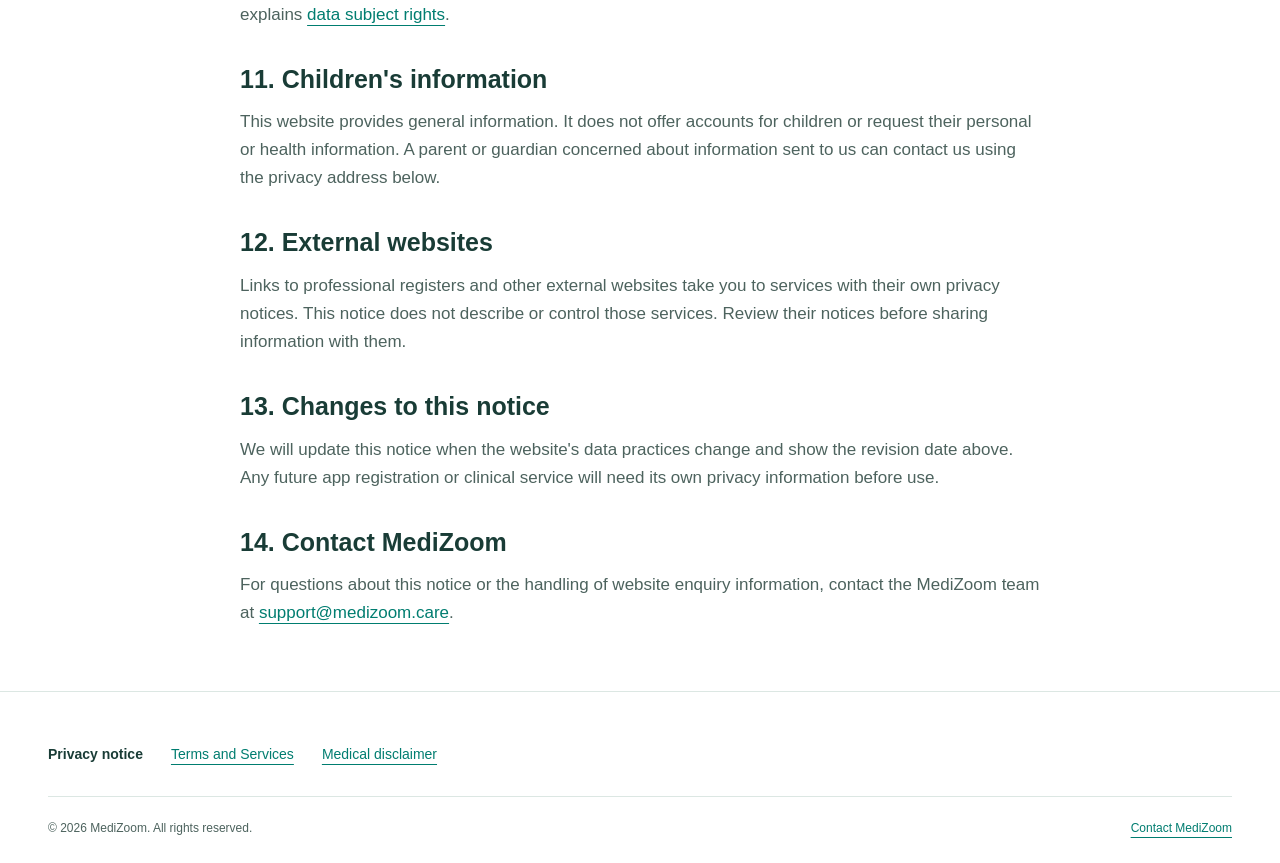
<file: public/privacy.html>
<!doctype html>
<html lang="en">
  <head>
    <meta charset="utf-8">
    <meta name="viewport" content="width=device-width, initial-scale=1">
    <meta name="theme-color" content="#007d70">
    <meta name="description" content="How the MediZoom pre-launch website handles website visits and email enquiries, and how to contact us about your information.">
    <link rel="canonical" href="https://medizoom.care/privacy.html">
    <link rel="icon" type="image/svg+xml" href="assets/favicon.svg">
    <link rel="stylesheet" href="styles.css">
    <title>Website Privacy Notice | MediZoom</title>
  </head>
  <body>
    <a class="skip-link" href="#main">Skip to content</a>
    <header class="site-header document-header">
      <div class="container header-inner">
        <a class="brand-link" href="index.html" aria-label="MediZoom home"><img class="brand-mark" src="assets/medizoom-mark.svg" width="800" height="504" alt=""></a>
        <a class="text-link" href="index.html">Back to home <span aria-hidden="true">&larr;</span></a>
      </div>
    </header>
    <main class="container document" id="main">
      <p class="eyebrow">Website information</p>
      <h1>Website privacy notice</h1>
      <p class="document-meta">Last updated: <time datetime="2026-10-17">17 October 2026</time></p>
      <p>Your privacy matters to MediZoom. This notice explains what personal information is involved when you visit medizoom.care or contact us, why it is used and how to raise a privacy question.</p>
      <h2>1. Introduction and scope</h2>
      <p>MediZoom is developing a telemedicine platform for Kenya. This notice applies to the current pre-launch information website and email enquiries, including requests for private demonstrations from healthcare professionals and potential partners.</p>
      <p>It does not cover patient accounts, clinical records, consultations or payments in the planned mobile service. Those services are not available through this website and will require separate privacy information before public use. Please also read our <a href="terms.html">Terms and Services</a> and <a href="medical-disclaimer.html">medical disclaimer</a>.</p>
      <h2>2. Information we receive</h2>
      <ul>
        <li><strong>Website visits.</strong> Our website hosting and delivery providers may process technical request information such as IP addresses, browser information, requested pages and access times to deliver and protect the website.</li>
        <li><strong>Email correspondence.</strong> If you contact us, we receive your email address, any name or professional details you choose to provide, your message and any attachments you send. This includes general enquiries and private-demo requests.</li>
      </ul>
      <p>There are no account registration, contact or payment forms on this website. Emailing us is optional. You can read the website without sending an enquiry; without a reply address or enough information about a request, we may be unable to respond.</p>
      <h2>3. How information is used</h2>
      <ul>
        <li>To respond to general, professional and privacy enquiries.</li>
        <li>To review private-demo requests and arrange demonstrations manually, subject to availability.</li>
        <li>To manage the correspondence that follows an enquiry.</li>
        <li>To deliver the website, investigate technical problems and protect against misuse.</li>
        <li>To meet applicable legal requirements concerning information that must be retained or disclosed.</li>
      </ul>
      <p>We do not sell enquiry information or treat an enquiry as permission to send marketing messages. Requesting a demonstration does not create an account or grant automatic application access.</p>
      <h2>4. Basis for processing</h2>
      <p>Website operation, security and handling enquiries rely on the legitimate interests of providing an information website and responding to people who contact us, subject to their rights. Where a legal obligation requires information to be retained or disclosed, that obligation may also apply.</p>
      <h2>5. Service providers and sharing</h2>
      <p>The following categories of service providers are involved in handling website and enquiry information:</p>
      <ul>
        <li><strong>Website hosting and delivery providers:</strong> process technical request information to make the website available and support its operation and security.</li>
        <li><strong>Email delivery and storage providers:</strong> process contact details, messages and attachments so that enquiries can be received, stored and answered.</li>
      </ul>
      <p>These providers may use service partners in delivering their services. Information may also need to be disclosed where required by applicable law or a valid legal process.</p>
      <p>You can contact us for further information about the providers relevant to your information and how it is handled.</p>
      <h2>6. Retention</h2>
      <p>The appropriate retention period depends on the purpose of the information, whether correspondence or an issue remains unresolved, and any applicable legal requirement. Hosting logs, email storage and backups also depend on service-provider retention settings and terms.</p>
      <p>You can ask about the retention of your information or request deletion using the privacy contact below. A request may be subject to applicable legal requirements to retain information.</p>
      <h2>7. Processing outside Kenya</h2>
      <p>Our service providers and their service partners may process information outside Kenya. This notice does not promise Kenya-only storage or processing.</p>
      <p>Cross-border processing is subject to applicable Kenyan data-protection requirements. You can request information about the relevant recipients, processing locations and safeguards through our privacy contact.</p>
      <h2>8. Cookies and browser storage</h2>
      <p>This website does not use advertising trackers or analytics scripts. It does not set application account cookies or use browser storage to track visitor behaviour.</p>
      <p>Clicking an email link opens your email application; it does not submit a website form or subscribe you to a mailing list. Your email application and external websites have their own privacy practices.</p>
      <h2>9. Security and sensitive information</h2>
      <p>This website uses HTTPS to protect information in transit between your browser and the website. No website or email service can guarantee absolute security.</p>
      <p>Please do not send medical records, prescriptions, identity documents, professional licences or information about another person's health to the general enquiry address. It is not a clinical intake channel or an emergency service.</p>
      <h2>10. Your rights and choices</h2>
      <p>Subject to applicable Kenyan law, you can ask to:</p>
      <ul>
        <li>Be informed about how your personal information is used.</li>
        <li>Access personal information held about you.</li>
        <li>Correct inaccurate or misleading information.</li>
        <li>Object to processing or request deletion where applicable.</li>
      </ul>
      <p>Send a privacy request to <a href="mailto:support@medizoom.care?subject=Privacy%20enquiry">support@medizoom.care</a>. Describe your request without attaching identity or health documents. We may need proportionate information to confirm that the request relates to you.</p>
      <p>You can also raise a concern with Kenya's <a href="https://www.odpc.go.ke/">Office of the Data Protection Commissioner</a>. Its guidance explains <a href="https://www.odpc.go.ke/rights-of-a-data-subject/">data subject rights</a>.</p>
      <h2>11. Children's information</h2>
      <p>This website provides general information. It does not offer accounts for children or request their personal or health information. A parent or guardian concerned about information sent to us can contact us using the privacy address below.</p>
      <h2>12. External websites</h2>
      <p>Links to professional registers and other external websites take you to services with their own privacy notices. This notice does not describe or control those services. Review their notices before sharing information with them.</p>
      <h2>13. Changes to this notice</h2>
      <p>We will update this notice when the website's data practices change and show the revision date above. Any future app registration or clinical service will need its own privacy information before use.</p>
      <h2>14. Contact MediZoom</h2>
      <p>For questions about this notice or the handling of website enquiry information, contact the MediZoom team at <a href="mailto:support@medizoom.care?subject=Privacy%20enquiry">support@medizoom.care</a>.</p>
    </main>
    <footer class="site-footer document-footer">
      <div class="container">
        <nav class="legal-links" aria-label="Legal information">
          <a href="privacy.html" aria-current="page">Privacy notice</a>
          <a href="terms.html">Terms and Services</a>
          <a href="medical-disclaimer.html">Medical disclaimer</a>
        </nav>
        <div class="footer-bottom"><p>&copy; 2026 MediZoom. All rights reserved.</p><p><a href="index.html#contact">Contact MediZoom</a></p></div>
      </div>
    </footer>
  </body>
</html>
</file>
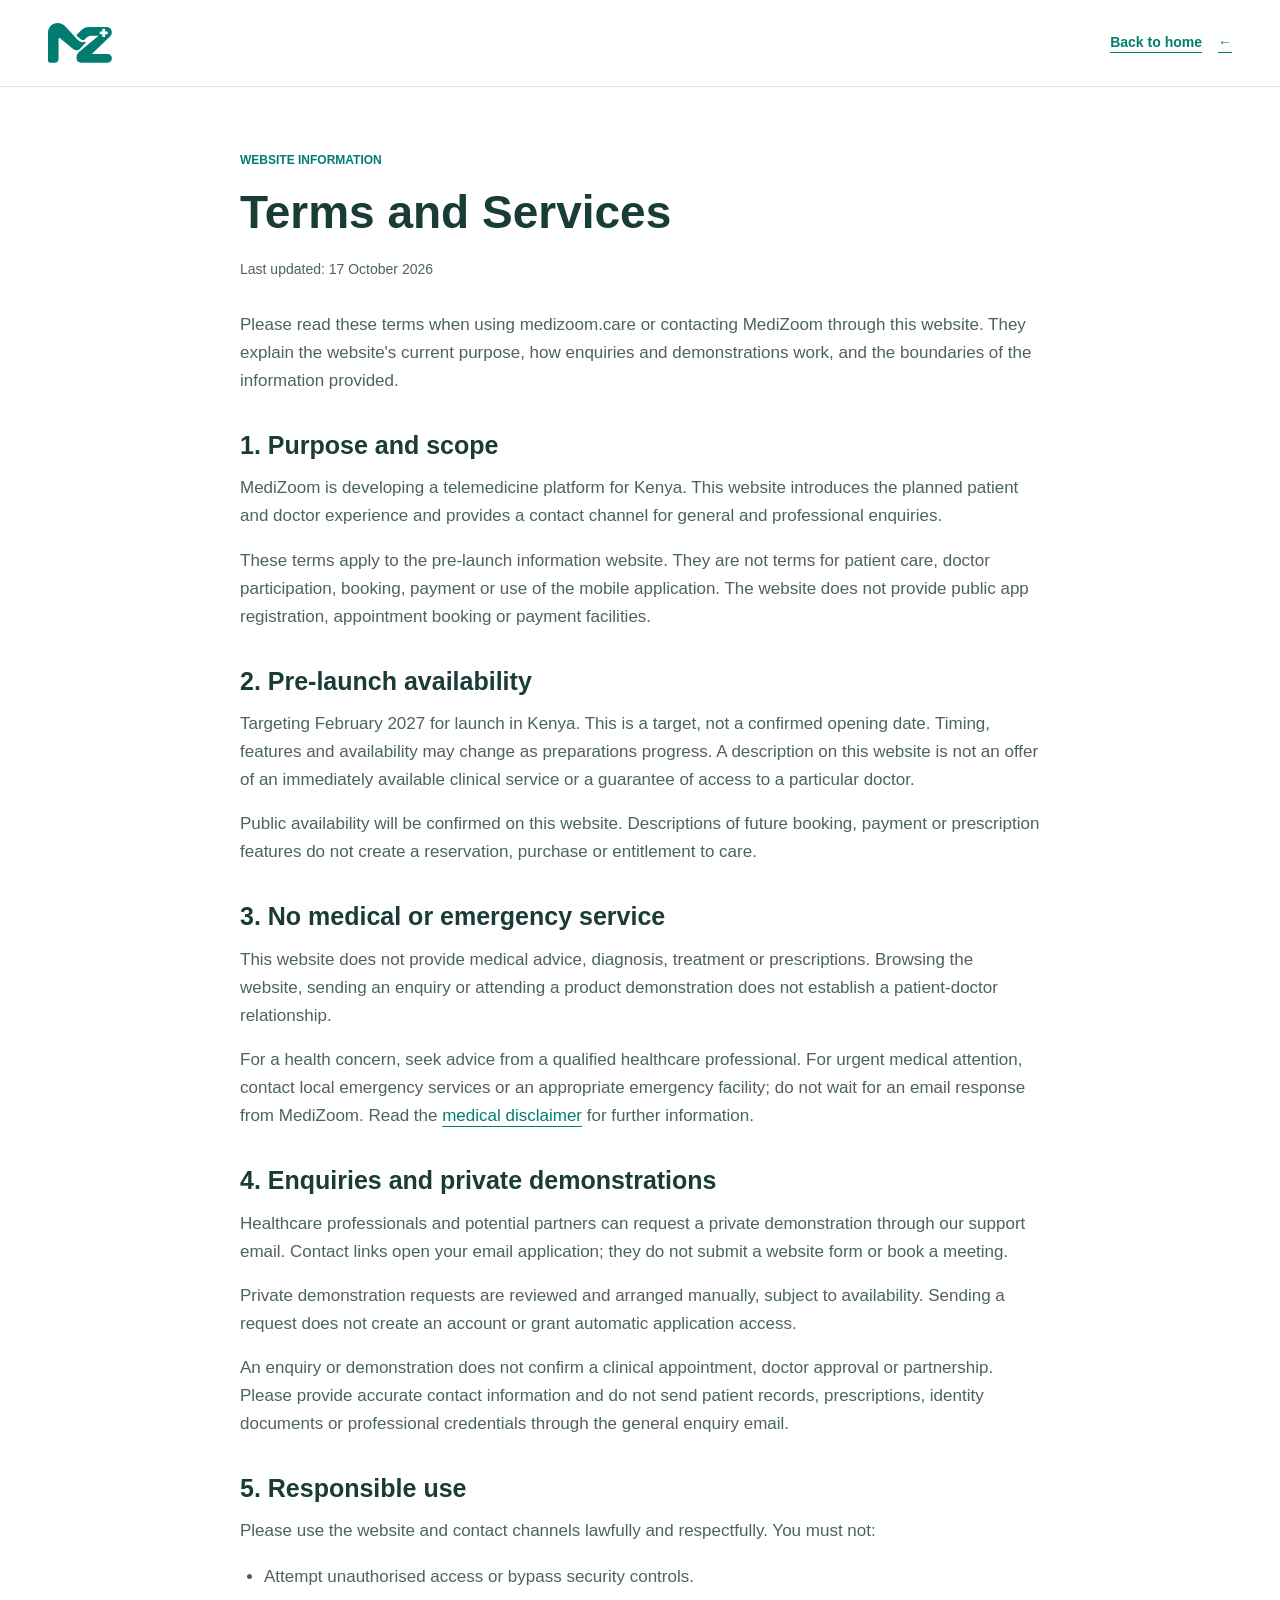
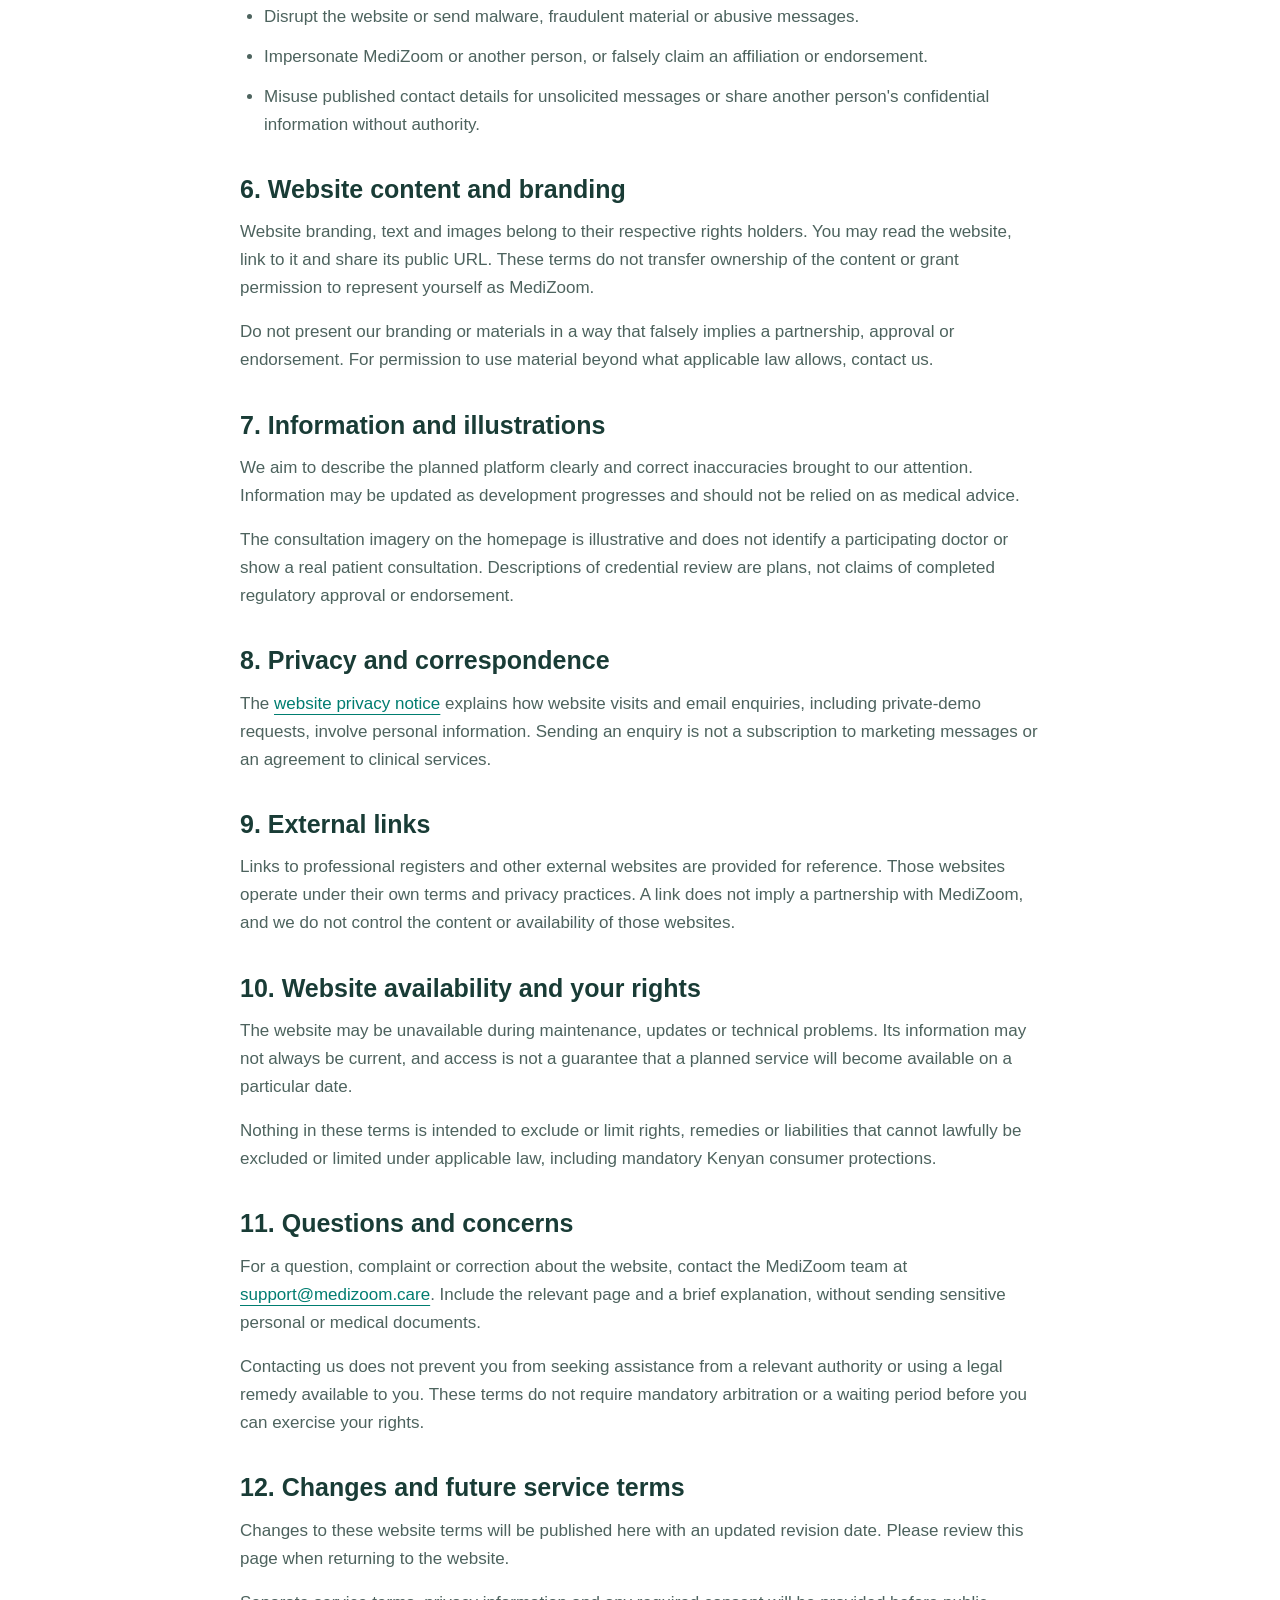
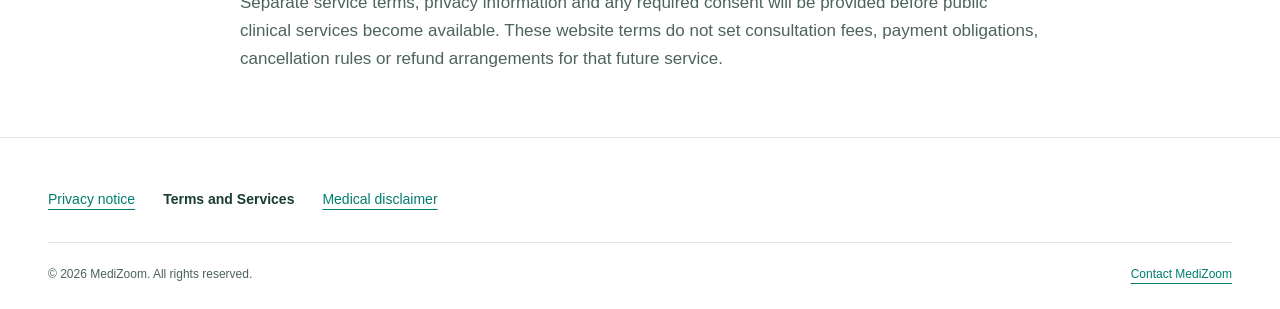
<file: public/terms.html>
<!doctype html>
<html lang="en">
  <head>
    <meta charset="utf-8">
    <meta name="viewport" content="width=device-width, initial-scale=1">
    <meta name="theme-color" content="#007d70">
    <meta name="description" content="Terms and Services for MediZoom's pre-launch website, covering availability, private demonstrations, responsible use and your rights.">
    <link rel="canonical" href="https://medizoom.care/terms.html">
    <link rel="icon" type="image/svg+xml" href="assets/favicon.svg">
    <link rel="stylesheet" href="styles.css">
    <title>Terms and Services | MediZoom</title>
  </head>
  <body>
    <a class="skip-link" href="#main">Skip to content</a>
    <header class="site-header document-header">
      <div class="container header-inner">
        <a class="brand-link" href="index.html" aria-label="MediZoom home"><img class="brand-mark" src="assets/medizoom-mark.svg" width="800" height="504" alt=""></a>
        <a class="text-link" href="index.html">Back to home <span aria-hidden="true">&larr;</span></a>
      </div>
    </header>
    <main class="container document" id="main">
      <p class="eyebrow">Website information</p>
      <h1>Terms and Services</h1>
      <p class="document-meta">Last updated: <time datetime="2026-10-17">17 October 2026</time></p>
      <p>Please read these terms when using medizoom.care or contacting MediZoom through this website. They explain the website's current purpose, how enquiries and demonstrations work, and the boundaries of the information provided.</p>
      <h2>1. Purpose and scope</h2>
      <p>MediZoom is developing a telemedicine platform for Kenya. This website introduces the planned patient and doctor experience and provides a contact channel for general and professional enquiries.</p>
      <p>These terms apply to the pre-launch information website. They are not terms for patient care, doctor participation, booking, payment or use of the mobile application. The website does not provide public app registration, appointment booking or payment facilities.</p>
      <h2>2. Pre-launch availability</h2>
      <p>Targeting <time datetime="2027-02">February 2027</time> for launch in Kenya. This is a target, not a confirmed opening date. Timing, features and availability may change as preparations progress. A description on this website is not an offer of an immediately available clinical service or a guarantee of access to a particular doctor.</p>
      <p>Public availability will be confirmed on this website. Descriptions of future booking, payment or prescription features do not create a reservation, purchase or entitlement to care.</p>
      <h2>3. No medical or emergency service</h2>
      <p>This website does not provide medical advice, diagnosis, treatment or prescriptions. Browsing the website, sending an enquiry or attending a product demonstration does not establish a patient-doctor relationship.</p>
      <p>For a health concern, seek advice from a qualified healthcare professional. For urgent medical attention, contact local emergency services or an appropriate emergency facility; do not wait for an email response from MediZoom. Read the <a href="medical-disclaimer.html">medical disclaimer</a> for further information.</p>
      <h2>4. Enquiries and private demonstrations</h2>
      <p>Healthcare professionals and potential partners can request a private demonstration through our support email. Contact links open your email application; they do not submit a website form or book a meeting.</p>
      <p>Private demonstration requests are reviewed and arranged manually, subject to availability. Sending a request does not create an account or grant automatic application access.</p>
      <p>An enquiry or demonstration does not confirm a clinical appointment, doctor approval or partnership. Please provide accurate contact information and do not send patient records, prescriptions, identity documents or professional credentials through the general enquiry email.</p>
      <h2>5. Responsible use</h2>
      <p>Please use the website and contact channels lawfully and respectfully. You must not:</p>
      <ul>
        <li>Attempt unauthorised access or bypass security controls.</li>
        <li>Disrupt the website or send malware, fraudulent material or abusive messages.</li>
        <li>Impersonate MediZoom or another person, or falsely claim an affiliation or endorsement.</li>
        <li>Misuse published contact details for unsolicited messages or share another person's confidential information without authority.</li>
      </ul>
      <h2>6. Website content and branding</h2>
      <p>Website branding, text and images belong to their respective rights holders. You may read the website, link to it and share its public URL. These terms do not transfer ownership of the content or grant permission to represent yourself as MediZoom.</p>
      <p>Do not present our branding or materials in a way that falsely implies a partnership, approval or endorsement. For permission to use material beyond what applicable law allows, contact us.</p>
      <h2>7. Information and illustrations</h2>
      <p>We aim to describe the planned platform clearly and correct inaccuracies brought to our attention. Information may be updated as development progresses and should not be relied on as medical advice.</p>
      <p>The consultation imagery on the homepage is illustrative and does not identify a participating doctor or show a real patient consultation. Descriptions of credential review are plans, not claims of completed regulatory approval or endorsement.</p>
      <h2>8. Privacy and correspondence</h2>
      <p>The <a href="privacy.html">website privacy notice</a> explains how website visits and email enquiries, including private-demo requests, involve personal information. Sending an enquiry is not a subscription to marketing messages or an agreement to clinical services.</p>
      <h2>9. External links</h2>
      <p>Links to professional registers and other external websites are provided for reference. Those websites operate under their own terms and privacy practices. A link does not imply a partnership with MediZoom, and we do not control the content or availability of those websites.</p>
      <h2>10. Website availability and your rights</h2>
      <p>The website may be unavailable during maintenance, updates or technical problems. Its information may not always be current, and access is not a guarantee that a planned service will become available on a particular date.</p>
      <p>Nothing in these terms is intended to exclude or limit rights, remedies or liabilities that cannot lawfully be excluded or limited under applicable law, including mandatory Kenyan consumer protections.</p>
      <h2>11. Questions and concerns</h2>
      <p>For a question, complaint or correction about the website, contact the MediZoom team at <a href="mailto:support@medizoom.care?subject=Website%20enquiry">support@medizoom.care</a>. Include the relevant page and a brief explanation, without sending sensitive personal or medical documents.</p>
      <p>Contacting us does not prevent you from seeking assistance from a relevant authority or using a legal remedy available to you. These terms do not require mandatory arbitration or a waiting period before you can exercise your rights.</p>
      <h2>12. Changes and future service terms</h2>
      <p>Changes to these website terms will be published here with an updated revision date. Please review this page when returning to the website.</p>
      <p>Separate service terms, privacy information and any required consent will be provided before public clinical services become available. These website terms do not set consultation fees, payment obligations, cancellation rules or refund arrangements for that future service.</p>
    </main>
    <footer class="site-footer document-footer">
      <div class="container">
        <nav class="legal-links" aria-label="Legal information">
          <a href="privacy.html">Privacy notice</a>
          <a href="terms.html" aria-current="page">Terms and Services</a>
          <a href="medical-disclaimer.html">Medical disclaimer</a>
        </nav>
        <div class="footer-bottom"><p>&copy; 2026 MediZoom. All rights reserved.</p><p><a href="index.html#contact">Contact MediZoom</a></p></div>
      </div>
    </footer>
  </body>
</html>
</file>
<file: public/styles.css>
:root {
  color-scheme: light;
  --ink: #193c36;
  --body: #4d635e;
  --teal: #007d70;
  --teal-dark: #006357;
  --blue: #315f9e;
  --coral: #c86150;
  --line: #dce7e3;
  --mint: #eff7f3;
  --white: #fff;
}

* { box-sizing: border-box; }
html { scroll-behavior: smooth; scroll-padding-top: 24px; }
body { margin: 0; color: var(--ink); background: var(--white); font: 400 17px/1.65 "Segoe UI", Arial, sans-serif; letter-spacing: 0; }
a { color: var(--teal); text-underline-offset: 5px; }
a, button, summary { -webkit-tap-highlight-color: transparent; }
a:focus-visible, button:focus-visible, summary:focus-visible { outline: 3px solid var(--blue); outline-offset: 6px; border-radius: 2px; }
img { display: block; max-width: 100%; }
h1, h2, h3, p { margin: 0; }
h1, h2, h3 { line-height: 1.18; font-weight: 700; }
h2 { font-size: 42px; }
h3 { font-size: 24px; }
p { color: var(--body); }
.container { width: min(1200px, calc(100% - 96px)); margin-inline: auto; }
.section { padding-block: 88px; }
.eyebrow { font-size: 12px; font-weight: 700; text-transform: uppercase; line-height: 1.5; margin-bottom: 19px; color: var(--teal); }
.text-link { display: inline-flex; align-items: center; gap: 16px; font-weight: 600; text-decoration-thickness: 1px; }
.text-link:hover { color: var(--teal-dark); }
.skip-link { position: fixed; top: -100px; left: 16px; padding: 12px 20px; z-index: 10; background: white; opacity: 0; }
.skip-link:focus { top: 12px; opacity: 1; }

.site-header { position: relative; z-index: 2; background: white; border-bottom: 1px solid var(--line); }
.header-inner { min-height: 86px; display: grid; grid-template-columns: auto 1fr; align-items: center; gap: 36px; }
.brand-link { display: inline-flex; align-items: center; justify-content: center; justify-self: start; min-width: 44px; min-height: 44px; }
.brand-mark { width: 64px; height: auto; flex: none; }
h1 span { color: var(--teal); }
h1 .brand-dot { color: var(--coral); }
.main-nav { display: flex; align-items: center; justify-content: flex-end; gap: 28px; }
.main-nav a { display: inline-flex; align-items: center; min-height: 44px; font-size: 14px; font-weight: 600; text-decoration: none; color: var(--ink); }
.main-nav a:hover { color: var(--teal); text-decoration: underline; }
.main-nav .header-contact { color: var(--teal); }
.header-contact { gap: 10px; white-space: nowrap; }
.header-contact:hover { text-decoration: underline; }
.menu-toggle { display: none; width: 44px; height: 44px; padding: 0; place-items: center; border: 0; border-radius: 4px; color: var(--ink); background: transparent; cursor: pointer; }
.menu-toggle:hover { background: var(--mint); }
.menu-toggle .close-icon, .menu-toggle[aria-expanded="true"] .menu-icon { display: none; }
.menu-toggle[aria-expanded="true"] .close-icon { display: block; }

.hero { position: relative; isolation: isolate; height: min(650px, calc(100svh - 205px)); min-height: 440px; overflow: hidden; background: #e2f1f9; }
.hero-image { position: absolute; inset: 0; z-index: -1; }
.hero-image img { width: 100%; height: 100%; object-fit: cover; object-position: center 48%; }
.hero-inner { height: 100%; display: flex; align-items: center; }
.hero-copy { width: 51%; padding-block: 34px; }
.hero-status { display: flex; gap: 14px; color: var(--ink); margin-bottom: 25px; }
.hero-status span + span { border-left: 1px solid #93acae; padding-left: 14px; }
h1 { font-size: 80px; line-height: 1.08; }
.hero-tagline { color: var(--ink); font-size: 38px; line-height: 1.25; font-weight: 600; margin-top: 12px; }
.hero-description { font-size: 18px; max-width: 420px; margin-top: 24px; color: #36574f; }
.button { display: inline-flex; align-items: center; justify-content: center; gap: 22px; min-height: 52px; padding: 13px 24px; border: 1px solid transparent; border-radius: 6px; font-size: 15px; line-height: 1.5; font-weight: 600; text-decoration: none; transition: background-color 160ms ease; }
.button-primary { color: white; background: var(--teal); }
.button-primary:hover { background: var(--teal-dark); }
.hero .button { margin-top: 30px; }

.section-intro { display: grid; grid-template-columns: 1fr 1fr; align-items: end; gap: 80px; margin-bottom: 50px; }
.section-intro > p { max-width: 460px; padding-bottom: 4px; }
.platform-features { display: grid; grid-template-columns: repeat(3, minmax(0, 1fr)); gap: 40px; }
.platform-features article { border-top: 2px solid var(--teal); padding-top: 22px; }
.platform-features article:nth-child(2) { border-color: var(--blue); }
.platform-features article:nth-child(3) { border-color: var(--coral); }
.feature-category { font-size: 12px; font-weight: 600; text-transform: uppercase; color: var(--teal); margin-bottom: 14px; }
.platform-features article:nth-child(2) .feature-category { color: var(--blue); }
.platform-features article:nth-child(3) .feature-category { color: #a84437; }
.platform-features h3 { font-size: 23px; margin-bottom: 14px; }
.platform-features article > p:last-child { font-size: 16px; }
.launch-note { font-size: 13px; margin-top: 32px; }
.section-link { margin-top: 18px; font-size: 15px; min-height: 44px; }
.journey { border-top: 1px solid var(--line); }
.journey-steps { display: grid; grid-template-columns: repeat(4, minmax(0, 1fr)); gap: 32px; list-style: none; padding: 0; margin: 0; }
.journey-steps li { border-top: 1px solid var(--line); padding-top: 20px; }
.step-number { display: block; color: var(--blue); font-size: 14px; font-weight: 700; margin-bottom: 18px; }
.journey-steps h3, .verification-grid h3 { font-size: 21px; margin-bottom: 14px; }
.journey-steps p, .verification-grid p { font-size: 16px; }
.care-note { margin-top: 36px; padding-left: 20px; border-left: 3px solid var(--blue); max-width: 860px; font-size: 14px; }
.verification-grid { display: grid; grid-template-columns: repeat(3, minmax(0, 1fr)); gap: 40px; }
.verification-grid article { padding-top: 24px; border-top: 2px solid var(--teal); }
.verification-grid article:nth-child(2) { border-color: var(--blue); }
.verification-grid article:nth-child(3) { border-color: var(--coral); }

.product-preview { border-top: 1px solid var(--line); }
.preview-grid { display: grid; grid-template-columns: repeat(2, minmax(0, 1fr)); gap: 80px; align-items: start; }
.preview-description { margin-top: 22px; max-width: 500px; }
.demo-invitation h3 { font-size: 23px; margin-bottom: 16px; }
.demo-request { margin-top: 24px; max-width: 100%; }
.demo-note { margin-top: 16px; font-size: 14px; max-width: 460px; }

.audiences { background: var(--mint); }
.audience-grid { display: grid; grid-template-columns: repeat(2, minmax(0, 1fr)); gap: 80px; }
.audience + .audience { border-left: 1px solid #cedfd6; padding-left: 60px; }
.audience + .audience .eyebrow { color: var(--blue); }
.audience h2 { font-size: 38px; }
.audience > p:not(.eyebrow) { max-width: 460px; margin-top: 22px; }
.feature-list { padding: 0; margin: 25px 0; list-style: none; }
.feature-list li { padding-block: 16px; border-bottom: 1px solid #cedfd6; }
.feature-list strong { display: block; font-size: 16px; font-weight: 600; }
.feature-list span { display: block; font-size: 15px; color: var(--body); margin-top: 4px; }
.audience .text-link { font-size: 15px; }

.about { background: #163d36; }
.about-intro { display: grid; grid-template-columns: 1fr 1fr; gap: 80px; align-items: center; }
.about h2, .about h3 { color: white; }
.about .eyebrow { color: #b4d9cd; }
.about p { color: #d6e7e2; }
.about-copy p + p { margin-top: 24px; }
.principles { display: grid; grid-template-columns: repeat(3, minmax(0, 1fr)); gap: 44px; border-top: 1px solid #42665c; margin-top: 48px; padding-top: 32px; }
.principles h3 { font-size: 20px; margin-bottom: 12px; }
.principles p { font-size: 15px; }

.faq-grid { display: grid; grid-template-columns: 1fr 1.4fr; gap: 80px; }
.faq h2 { font-size: 36px; }
.faq-list { border-top: 1px solid var(--line); }
details { border-bottom: 1px solid var(--line); }
summary { padding: 23px 0; font-size: 17px; font-weight: 600; cursor: pointer; }
summary::marker { color: var(--teal); font-size: 13px; }
summary:hover { color: var(--teal); }
details p { padding: 0 0 23px; font-size: 15px; }
details a { overflow-wrap: anywhere; }

.contact { background: #eaf2fb; }
.contact-inner { display: grid; grid-template-columns: 1fr 360px; gap: 60px; align-items: center; }
.contact h2 { margin-bottom: 20px; }
.contact .eyebrow { color: var(--blue); }
.contact .text-link { color: var(--teal-dark); }
.contact-action { display: flex; flex-direction: column; align-items: flex-start; }
.contact-email { font-size: 16px; margin-top: 17px; color: var(--teal-dark); }
.contact-action p { font-size: 13px; margin-top: 14px; max-width: 330px; }

.site-footer { padding-block: 40px 24px; }
.footer-top { display: grid; grid-template-columns: 1fr auto; align-items: center; gap: 32px; padding-bottom: 30px; }
.footer-top p { font-size: 14px; margin-top: 10px; }
.footer-top .text-link { font-size: 14px; }
.footer-bottom { display: flex; flex-wrap: wrap; justify-content: space-between; gap: 24px; padding-top: 22px; border-top: 1px solid var(--line); }
.footer-bottom p { font-size: 12px; }
.legal-links { display: flex; flex-wrap: wrap; gap: 0 28px; margin-bottom: 20px; }
.legal-links a { display: inline-flex; align-items: center; min-height: 44px; font-size: 14px; }
.legal-links a[aria-current="page"] { color: var(--ink); font-weight: 700; text-decoration: none; }
.document-header .header-inner { grid-template-columns: 1fr auto; }
.document-header .text-link { min-height: 44px; font-size: 14px; }
.document { max-width: 800px; padding-block: 64px; }
.document h1 { font-size: 46px; }
.document .document-meta { margin-block: 20px 30px; font-size: 14px; }
.document h2 { font-size: 25px; margin-block: 36px 14px; }
.document p + p { margin-top: 16px; }
.document ul { padding-left: 24px; color: var(--body); }
.document li + li { margin-top: 12px; }
.document a { overflow-wrap: anywhere; }
.document-footer { border-top: 1px solid var(--line); }

@media (min-width: 1800px) {
  .hero-image img { object-position: center 42%; }
}
@media (max-width: 1100px) {
  .container { width: calc(100% - 64px); }
  .header-inner { gap: 28px; }
  .brand-mark { width: 52px; }
  .main-nav { gap: 20px; }
  h1 { font-size: 68px; }
  .hero-tagline { font-size: 31px; }
  .hero-description { font-size: 17px; max-width: 350px; }
  .section-intro, .about-intro, .faq-grid { gap: 48px; }
  .platform-features { gap: 28px; }
  .audience-grid { gap: 40px; }
  .audience + .audience { padding-left: 40px; }
}
@media (max-width: 850px) {
  .header-inner { min-height: 70px; grid-template-columns: 1fr auto; gap: 0; }
  .header-inner > .brand-link { grid-column: 1; grid-row: 1; }
  .menu-toggle { grid-column: 2; grid-row: 1; }
  .menu-toggle:not([hidden]) { display: grid; }
  .main-nav { grid-column: 1 / -1; flex-direction: column; align-items: stretch; gap: 0; border-top: 1px solid var(--line); padding-block: 12px 20px; }
  .main-nav a { min-height: 48px; font-size: 16px; }
  .menu-ready .main-nav { display: none; position: absolute; top: 100%; left: 0; right: 0; padding: 12px 32px 20px; max-height: calc(100dvh - 70px); overflow-y: auto; background: white; border-bottom: 1px solid var(--line); box-shadow: 0 12px 20px -18px #193c3666; }
  .menu-ready.menu-open .main-nav { display: flex; }
  h1 { font-size: 56px; }
  h2, .audience h2 { font-size: 34px; }
  .hero-tagline { font-size: 27px; }
  .hero-description { font-size: 16px; max-width: 300px; }
  .hero-status { font-size: 10px; gap: 10px; }
  .hero-status span + span { padding-left: 10px; }
  .section { padding-block: 64px; }
  .section-intro { gap: 40px; }
  .preview-grid { gap: 40px; }
  .journey-steps { grid-template-columns: repeat(2, minmax(0, 1fr)); }
  .verification-grid { gap: 28px; }
  .platform-features h3 { font-size: 20px; }
  .platform-features article > p:last-child { font-size: 15px; }
  .about-intro, .faq-grid { grid-template-columns: 1fr; gap: 36px; }
  .about-copy { max-width: 610px; }
  .principles { gap: 28px; }
  .contact-inner { grid-template-columns: 1fr 280px; gap: 32px; }
  .footer-top { gap: 30px; }
}
@media (max-width: 700px) {
  body { font-size: 16px; }
  .container { width: calc(100% - 40px); }
  .menu-ready .main-nav { padding-inline: 20px; }
  .hero { height: min(680px, calc(100svh - 170px)); min-height: 540px; }
  .hero-image img { object-position: center top; }
  .hero-inner { align-items: start; }
  .hero-copy { width: 100%; padding-top: 28px; }
  .hero-status { font-size: 10px; margin-bottom: 14px; }
  h1 { font-size: 58px; }
  .hero-tagline { margin-top: 6px; font-size: 28px; }
  .hero-description { max-width: 345px; margin-top: 16px; font-size: 15px; line-height: 1.6; }
  .hero .button { margin-top: 22px; }
  .button { min-height: 48px; font-size: 14px; padding: 11px 19px; gap: 18px; }
  .section { padding-block: 52px; }
  .platform { padding-top: 32px; }
  h2, .audience h2, .faq h2 { font-size: 32px; }
  .eyebrow { font-size: 11px; margin-bottom: 14px; }
  .section-intro { grid-template-columns: 1fr; gap: 22px; margin-bottom: 32px; }
  .platform-features { grid-template-columns: 1fr; gap: 28px; }
  .platform-features h3 { font-size: 22px; }
  .platform-features article > p:last-child { font-size: 16px; }
  .launch-note { margin-top: 28px; }
  .audience-grid { grid-template-columns: 1fr; gap: 36px; }
  .preview-grid { grid-template-columns: 1fr; gap: 32px; }
  .audience + .audience { border-left: 0; border-top: 1px solid #cedfd6; padding: 36px 0 0; }
  .feature-list { margin-block: 22px; }
  .about-intro { gap: 24px; }
  .principles { grid-template-columns: 1fr; gap: 28px; margin-top: 32px; padding-top: 30px; }
  .principles h3 { margin-bottom: 8px; }
  .faq-grid { gap: 28px; }
  summary { font-size: 16px; }
  .contact-inner { grid-template-columns: 1fr; gap: 30px; }
  .contact-email { overflow-wrap: anywhere; }
  .site-footer { padding-block: 32px 24px; }
  .footer-top { grid-template-columns: 1fr auto; gap: 24px; }
  .footer-top > .text-link { grid-row: 1; grid-column: 2; font-size: 13px; gap: 8px; }
  .footer-bottom { flex-direction: column; gap: 12px; }
  .journey-steps, .verification-grid { grid-template-columns: 1fr; gap: 28px; }
  .step-number { margin-bottom: 12px; }
  .document { padding-block: 40px; }
  .document h1 { font-size: 34px; }
  .document h2 { font-size: 23px; }
  .document-header .text-link { font-size: 13px; }
}
/* Medium-width screens use the landscape image with copy beside the subject. */
@media (min-width: 541px) and (max-width: 700px) {
  .hero { height: min(500px, calc(100svh - 150px)); min-height: 400px; }
  .hero-inner { align-items: center; }
  .hero-image img { object-position: 70% center; }
  .hero-copy { width: 52%; padding-block: 24px; }
  h1 { font-size: 46px; }
  .hero-tagline { font-size: 22px; }
  .hero-description { font-size: 14px; }
}
@media (max-width: 370px) {
  .hero-status { flex-direction: column; align-items: flex-start; gap: 6px; }
  .hero-status span + span { border-left: 0; padding-left: 0; }
  h1 { font-size: 50px; }
  .hero-tagline { font-size: 25px; }
  .hero-description { font-size: 14px; }
  h2, .audience h2, .faq h2 { font-size: 29px; }
}
@media (max-width: 319px) {
  .hero h1 { font-size: 44px; }
}
/* Height rules follow width rules so short-screen sizing has a single owner. */
@media (max-width: 540px) and (max-height: 700px) {
  .hero { height: calc(100svh - 130px); min-height: 350px; }
  .hero-copy { padding-top: 20px; }
  .hero .button { margin-top: 18px; }
}
@media (min-width: 541px) and (max-height: 660px) {
  .section-intro { align-items: start; }
  .header-inner { min-height: 60px; }
  .hero { height: calc(100svh - 125px); min-height: 200px; }
  .hero-image img { object-position: center 20%; }
  .hero-copy { padding-block: 14px; }
  .hero-status { margin-bottom: 10px; }
  h1 { font-size: 46px; }
  .hero-tagline { font-size: 22px; margin-top: 6px; }
  .hero .button { margin-top: 18px; min-height: 44px; padding-block: 10px; }
  .platform { padding-top: 32px; }
}
@media (max-width: 540px) and (max-height: 700px), (min-width: 541px) and (max-height: 500px) {
  /* This introduction is repeated in the next section; never hide the launch target or action. */
  .hero-description { display: none; }
}
@media (prefers-reduced-motion: reduce) {
  html { scroll-behavior: auto; }
  .button { transition: none; }
}
</file>
